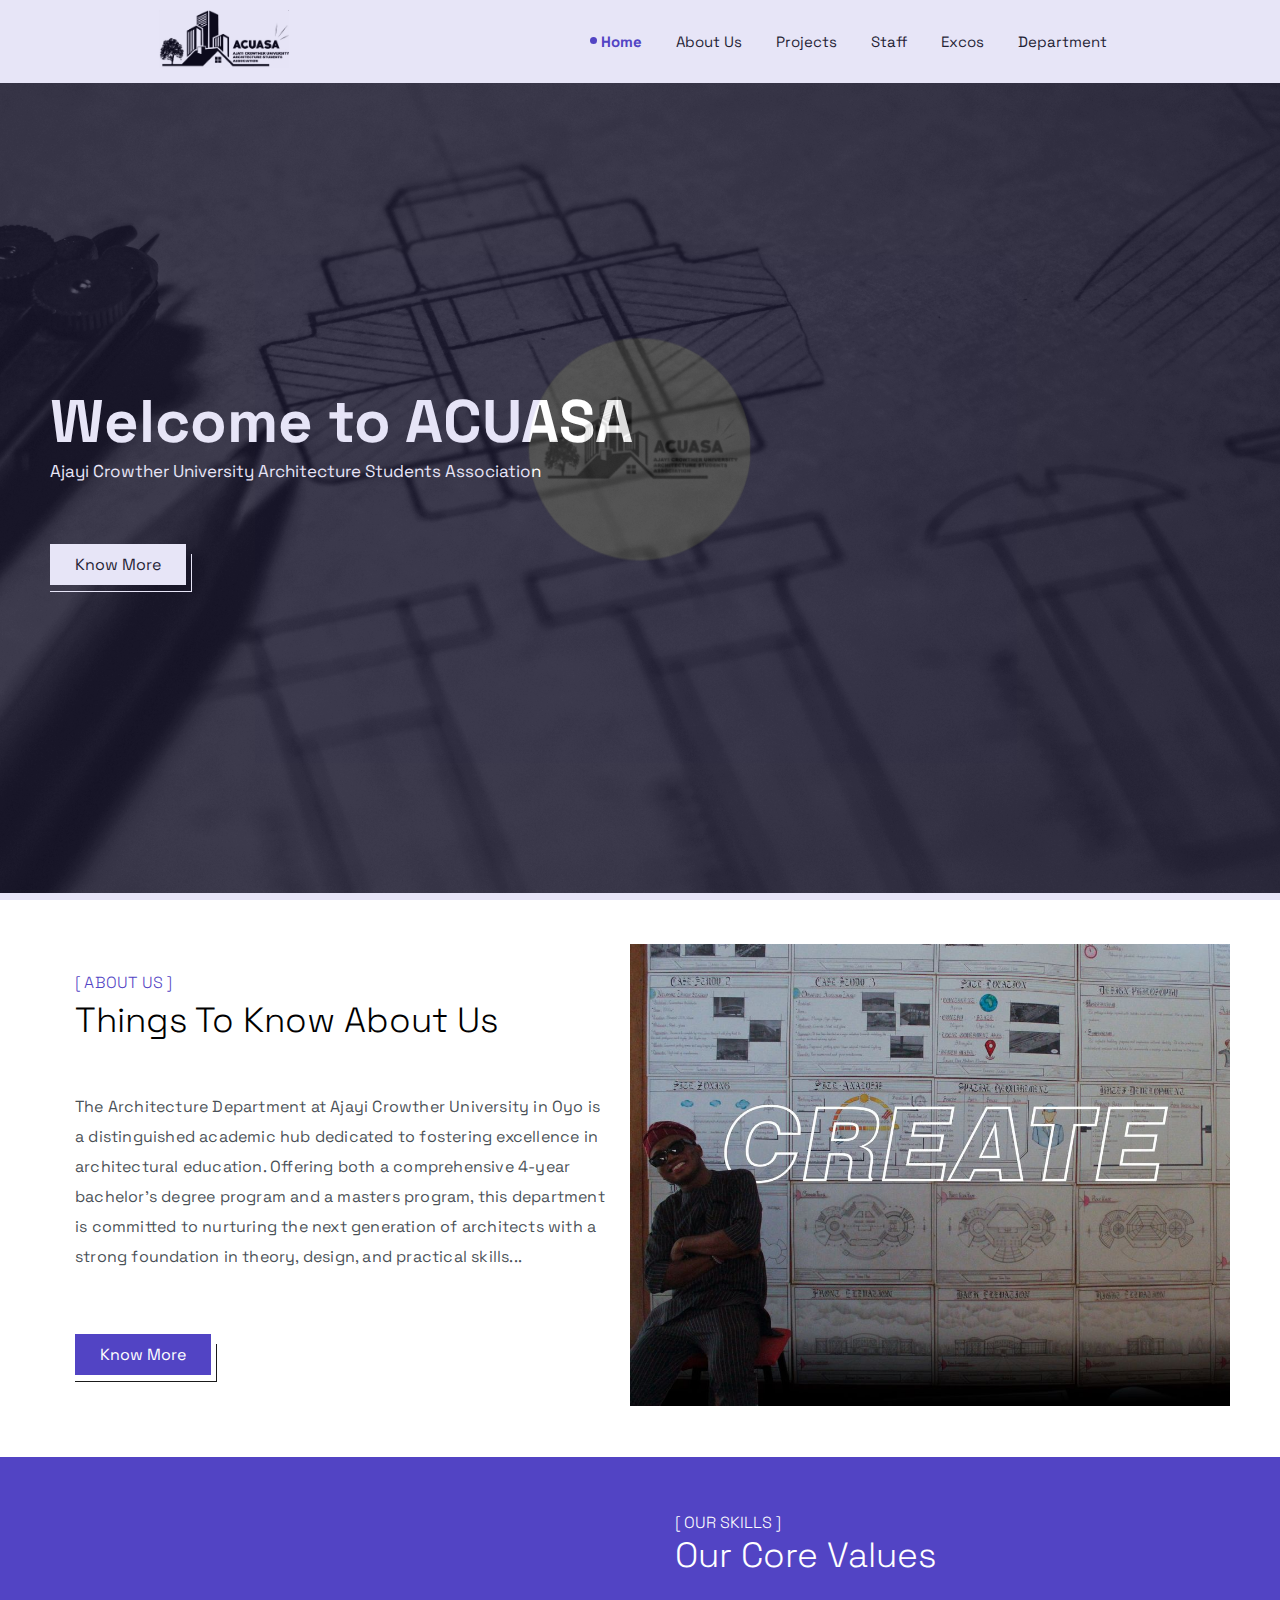
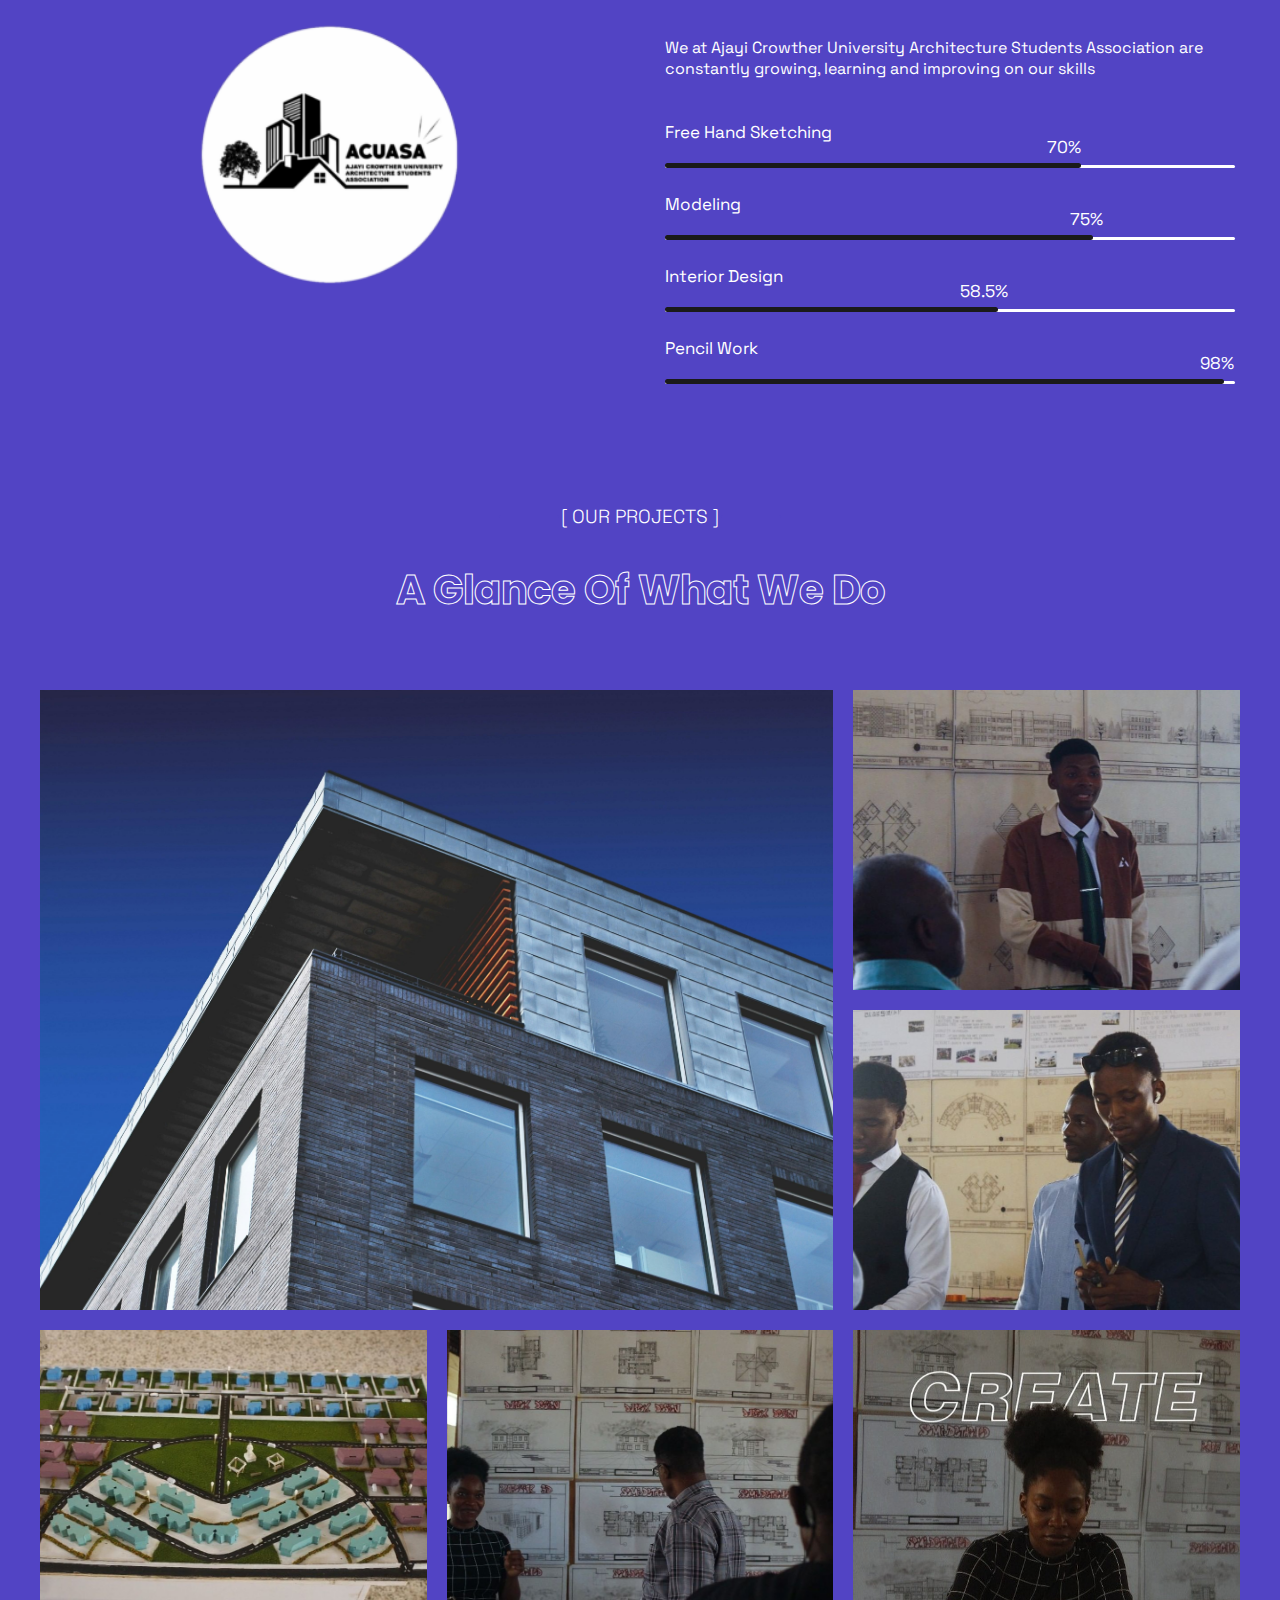
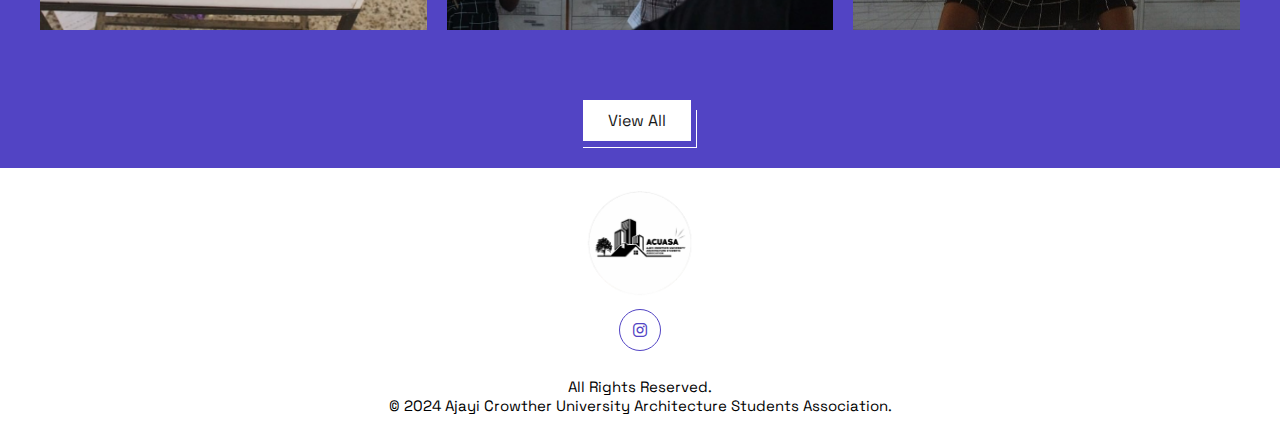
<file: index.html>
<!DOCTYPE html>
<html lang="en">
  <head>
    <meta charset="UTF-8" />
    <meta http-equiv="X-UA-Compatible" content="IE=edge" />
    <meta name="viewport" content="width=device-width, initial-scale=1.0" />
    <link rel="stylesheet" href="css/style.css" />
    <link rel="stylesheet" href="css/responsive.css" />
    <link rel="icon" type="image/png" sizes="72x72" href="img/logo2.png" />

    <!-- IFont-Awesome icon -->
    <link
      rel="stylesheet"
      href="https://cdnjs.cloudflare.com/ajax/libs/font-awesome/6.5.1/css/all.min.css"
    />
    <link
      rel="stylesheet"
      href="https://cdnjs.cloudflare.com/ajax/libs/font-awesome/6.5.1/css/v4-shims.min.css"
    />
    <!-- IFont-Awesome icon -->

    <title>ACUASA &#8211; Home</title>
  </head>
  <body>
    <!-- Loader -->
    <div class="loader">
      <img src="img/logo2.png" alt="" />
    </div>
    <!-- Loader -->

    <nav>
      <div class="img">
        <img src="img/logo.png" alt="" />
      </div>
      <i id="bars" class="fa fa-bars" onclick="opennav()"></i>
      <div class="nav_slide" id="nav_slide">
        <ul>
          <div class="multiply">
            <i id="multiply" class="fa fa-multiply" onclick="closenav()"></i>
          </div>

          <li><span></span> <a id="active" href="index.html">Home</a></li>
          <li><a href="about.html">About Us</a></li>
          <li><a href="projects.html">Projects</a></li>
          <li><a href="faculty.html">Staff</a></li>
          <li><a href="excos.html">Excos</a></li>
          <li><a href="department.html">Department</a></li>
        </ul>
      </div>
    </nav>

    <!-- Banner -->
    <div class="banner">
      <!-- text -->
      <div class="banner_text">
        <b>Welcome to ACUASA</b>
        <br />

        <p>Ajayi Crowther University Architecture Students Association</p>

        <br /><br />

        <!-- holder -->
        <div class="btn_holder">
          <div class="btn">
            <a href="#about_us">Know More</a>
          </div>
        </div>
        <!-- holder -->
      </div>
      <!-- text -->
    </div>
    <!-- Banner -->

    <!-- About -->
    <div class="about_us" id="about_us">
      <div class="about_us_text">
        <div class="about_us_text-title">
          <p id="about_title">[ ABOUT US ]</p>
          <!-- <br> -->
          <b>Things To Know About Us</b>
        </div>

        <div class="about_us_para">
          <p>
            The Architecture Department at Ajayi Crowther University in Oyo is a
            distinguished academic hub dedicated to fostering excellence in
            architectural education. Offering both a comprehensive 4-year
            bachelor's degree program and a masters program, this department is
            committed to nurturing the next generation of architects with a
            strong foundation in theory, design, and practical skills...
          </p>
          <br /><br />
          <!-- holder -->

          <div class="btn_holder">
            <div class="btn" id="blue_holder">
              <a href="about.html" id="blue">Know More</a>
            </div>
          </div>
          <!-- holder -->
        </div>
      </div>

      <!-- Image Section -->
      <div class="image_section">
        <img id="abt_img" src="img/banner.jpg" alt="" />
      </div>
      <!-- Image Section -->
    </div>
    <!-- About -->

    <!-- Skills -->
    <div class="skills">
      <!-- Image Section -->
      <div class="image_section">
        <img id="skill_img" src="img/logo2.png" alt="" />
      </div>
      <!-- Image Section -->

      <!-- Text section -->
      <div class="skills_text">
        <div class="skill_text-title">
          <p id="skill_title">[ OUR SKILLS ]</p>
          <b>Our Core Values</b>
        </div>

        <div class="about_us_para">
          <p>
            We at Ajayi Crowther University Architecture Students Association
            are constantly growing, learning and improving on our skills
          </p>
          <br />
          <br />

          <div class="progress">
            <div class="progress_list">
              <p>Free Hand Sketching</p>
              <div id="skill-bar1" class="skill-bar skill1">
                <span class="skill-count1">70%</span>
              </div>
            </div>

            <div class="progress_list">
              <p>Modeling</p>
              <div id="skill-bar2" class="skill-bar skill2">
                <span class="skill-count2">75%</span>
              </div>
            </div>

            <div class="progress_list">
              <p>Interior Design</p>
              <div id="skill-bar3" class="skill-bar skill3">
                <span class="skill-count3">58.5%</span>
              </div>
            </div>

            <div class="progress_list">
              <p>Pencil Work</p>
              <div id="skill-bar4" class="skill-bar skill4">
                <span class="skill-count4">98%</span>
              </div>
            </div>
          </div>
        </div>
        <!-- Text section -->
      </div>
    </div>
    <!-- Skills -->

    <!-- Projects -->
    <div class="project">
      <div class="project_title_holder">
        <div class="line">
          <span></span>
          <p>[ OUR PROJECTS ]</p>
          <span></span>
        </div>

        <br />
        <b>A Glance Of What We Do</b>
      </div>

      <div class="project_displays">

          <div class="project_holders">
            <div class="imgs">
              <img src="./img/project_img/2.jpg" alt="" />
            </div>
            <div class="imgs">
              <img src="./img/Gallery/5.jpg" alt="" />
            </div>
            <div class="imgs">
              <img src="./img/Gallery/4.jpg" alt="" />
            </div>
            <div class="imgs">
              <img src="./img/Gallery/3.jpg" alt="" />
            </div>
            <div class="imgs">
              <img src="./img/Gallery/2.jpg" alt="" />
            </div>
            <div class="imgs">
              <img src="./img/Gallery/banne2.jpg" alt="" />
            </div>
          </div>


      </div>

      <div class="btn_holder" id="project_btn">
        <div class="btn"><a href="projects.html">View All</a></div>
      </div>
    </div>
    <!-- Projects -->

    <!-- footer -->
    <footer>
      <div class="footer_inner_div">
        <div class="footer_img">
          <img src="img/logo2.png" alt="" />

          <br />
          <div class="icons">
            <a href="https://www.instagram.com/architecture_acu/"
              ><i class="fa fa-instagram"></i
            ></a>
            <!-- <a href=""><i class="fa-brands fa-tiktok"></i></a> -->
          </div>
          <br />

          <p>
            All Rights Reserved. <br />
            © 2024 Ajayi Crowther University Architecture Students Association.
          </p>
        </div>
      </div>
    </footer>
    <!-- footer -->
  </body>

  <script src="js/script.js"></script>
  <script src="js/jquery-3.3.1.min.js"></script>

  <script>
    window.addEventListener("scroll", function () {
      var header = document.querySelector("nav");
      header.classList.toggle("sticky", window.scrollY > 70);
    });
  </script>
</html>
</file>
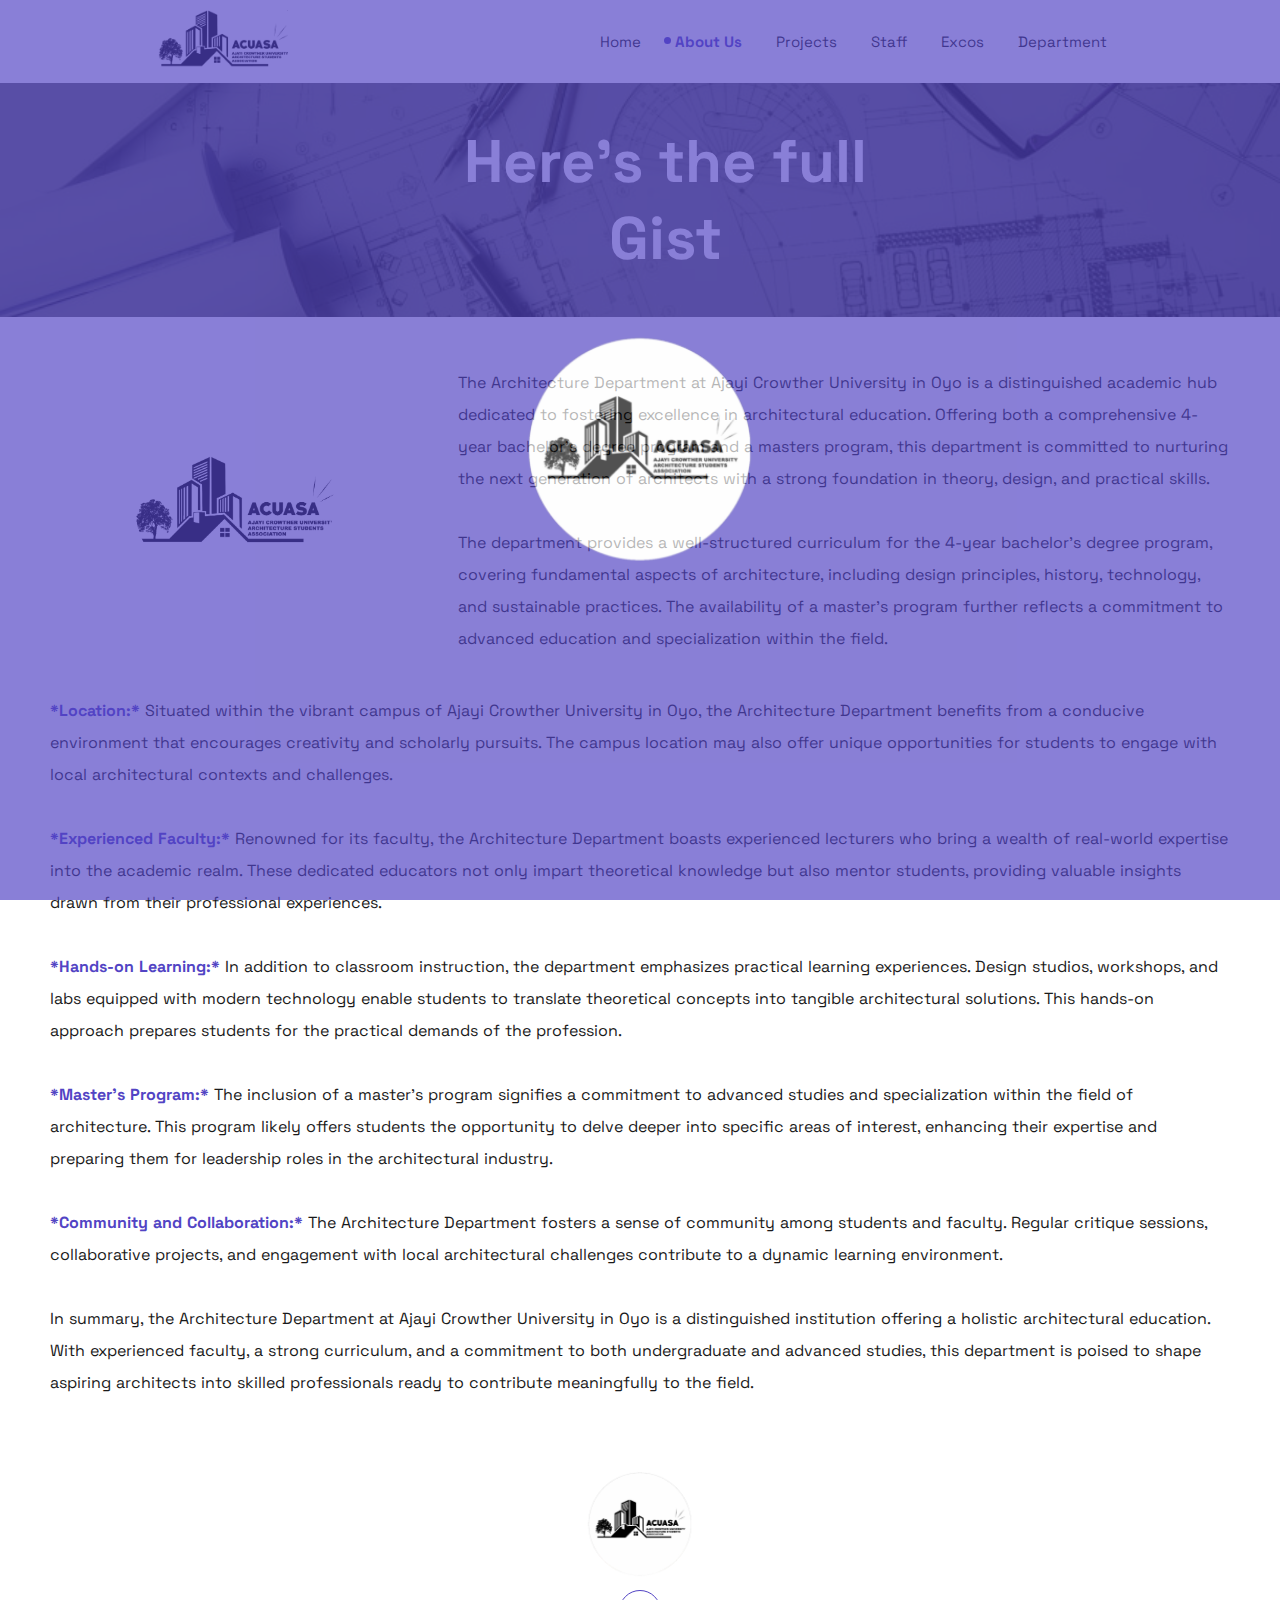
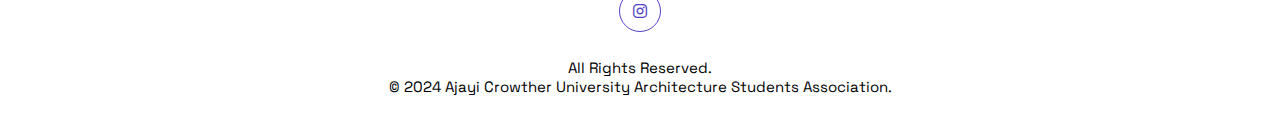
<file: about.html>
<!DOCTYPE html>
<html lang="en">

<head>


    <meta charset="UTF-8">
    <meta http-equiv="X-UA-Compatible" content="IE=edge">
    <meta name="viewport" content="width=device-width, initial-scale=1.0">
    <link rel="stylesheet" href="css/style.css">
    <link rel="stylesheet" href="css/responsive.css">
    <link rel="icon" type="image/png" sizes="72x72" href="img/logo2.png">

    <!-- IFont-Awesome icon -->
    <link rel="stylesheet" href="https://cdnjs.cloudflare.com/ajax/libs/font-awesome/6.5.1/css/all.min.css" />
    <link rel="stylesheet" href="https://cdnjs.cloudflare.com/ajax/libs/font-awesome/6.5.1/css/v4-shims.min.css" />
    <!-- IFont-Awesome icon -->

    <title>About Us</title>
</head>

<body>



    <!-- Loader -->
    <div class="loader">
        <img src="img/logo2.png" alt="" />
    </div>
    <!-- Loader -->

    <nav>
        <div class="img">
            <img src="img/logo.png" alt="" />
        </div>
        <i id="bars" class="fa fa-bars" onclick="opennav()"></i>
        <div class="nav_slide" id="nav_slide">
            <ul>
                <div class="multiply">
                    <i id="multiply" class="fa fa-multiply" onclick="closenav()"></i>
                </div>

                <li><a href="index.html">Home</a></li>
                <li><span></span><a id="active" href="about.html">About Us</a></li>
                <li><a href="projects.html">Projects</a></li>
                <li><a href="faculty.html">Staff</a></li>
                <li><a href="excos.html">Excos</a></li>
                <li><a href="department.html">Department</a></li>
            </ul>
        </div>
    </nav>


    <!-- banner -->




    <!-- Projects -->

    <div id="faculty_banner">

        <!-- text -->
        <div class="banner_text">

            <b>Here's the full <br> Gist </b>

        </div>
        <!-- text -->

    </div>
    <!-- Projects -->



    <!-- Project Info -->
    <div class="project_info">
        <div class="sec">

            <!-- Avatar -->
            <div class="inner_image-holder">
                <div class="image_holder">
                    <img src="img/logo.png" id="logo" alt="">
                </div>
                <br>

            </div>
            <!-- Avatar -->

            <!-- Text -->
            <div class="text">
                <p>The Architecture Department at Ajayi Crowther University in Oyo is a distinguished academic hub
                    dedicated to fostering excellence in architectural education. Offering both a comprehensive 4-year
                    bachelor's degree program and a masters program, this department is committed to nurturing the next
                    generation of architects with a strong foundation in theory, design, and practical skills.

                    <br><br>
                    The department provides a well-structured curriculum for the 4-year bachelor's degree program,
                    covering fundamental aspects of architecture, including design principles, history, technology, and
                    sustainable practices. The availability of a master's program further reflects a commitment to
                    advanced education and specialization within the field.

                </p>
            </div>
            <!-- Text -->
        </div>



        <div class="sec">
            <div class="text">
                <p>
                    <span id="active">*Location:*</span>
                    Situated within the vibrant campus of Ajayi Crowther University in Oyo, the Architecture Department
                    benefits from a conducive environment that encourages creativity and scholarly pursuits. The campus
                    location may also offer unique opportunities for students to engage with local architectural
                    contexts and challenges.
                    <br><br>

                    <span id="active">*Experienced Faculty:*</span>
                    Renowned for its faculty, the Architecture Department boasts experienced lecturers who bring a
                    wealth of real-world expertise into the academic realm. These dedicated educators not only impart
                    theoretical knowledge but also mentor students, providing valuable insights drawn from their
                    professional experiences.

                    <br><br>


                    <span id="active">*Hands-on Learning:*</span>
                    In addition to classroom instruction, the department emphasizes practical learning experiences.
                    Design studios, workshops, and labs equipped with modern technology enable students to translate
                    theoretical concepts into tangible architectural solutions. This hands-on approach prepares students
                    for the practical demands of the profession.
                    <br><br>

                    <span id="active">*Master's Program:*</span>
                    The inclusion of a master's program signifies a commitment to advanced studies and specialization
                    within the field of architecture. This program likely offers students the opportunity to delve
                    deeper into specific areas of interest, enhancing their expertise and preparing them for leadership
                    roles in the architectural industry.
                    <br><br>

                    <span id="active">*Community and Collaboration:*</span>
                    The Architecture Department fosters a sense of community among students and faculty. Regular
                    critique sessions, collaborative projects, and engagement with local architectural challenges
                    contribute to a dynamic learning environment.
                    <br><br>

                    In summary, the Architecture Department at Ajayi Crowther University in Oyo is a distinguished
                    institution offering a holistic architectural education. With experienced faculty, a strong
                    curriculum, and a commitment to both undergraduate and advanced studies, this department is poised
                    to shape aspiring architects into skilled professionals ready to contribute
                    meaningfully to the field.
                </p>
            </div>
        </div>



    </div>
    <!-- Project Info -->


    <!-- footer -->
    <footer id="white">
        <div class="footer_inner_div">
            <div class="footer_img">
                <img src="../img/logo2.png" alt="">


                <br>
                <div class="icons">
                    <a href="https://www.instagram.com/architecture_acu/"><i class="fa fa-instagram"></i></a>
                </div>
                <br>


                <p>All Rights Reserved. <br> © 2024 Ajayi Crowther University Architecture Students Association.</p>

            </div>
        </div>
    </footer>
    <!-- footer -->

</body>


<script src="js/script.js"></script>
<script src="js/jquery-3.3.1.min.js"></script>

<script>
    window.addEventListener("scroll", function () {
        var header = document.querySelector("nav");
        header.classList.toggle("sticky", window.scrollY > 70);
    })

</script>

</html>
</file>
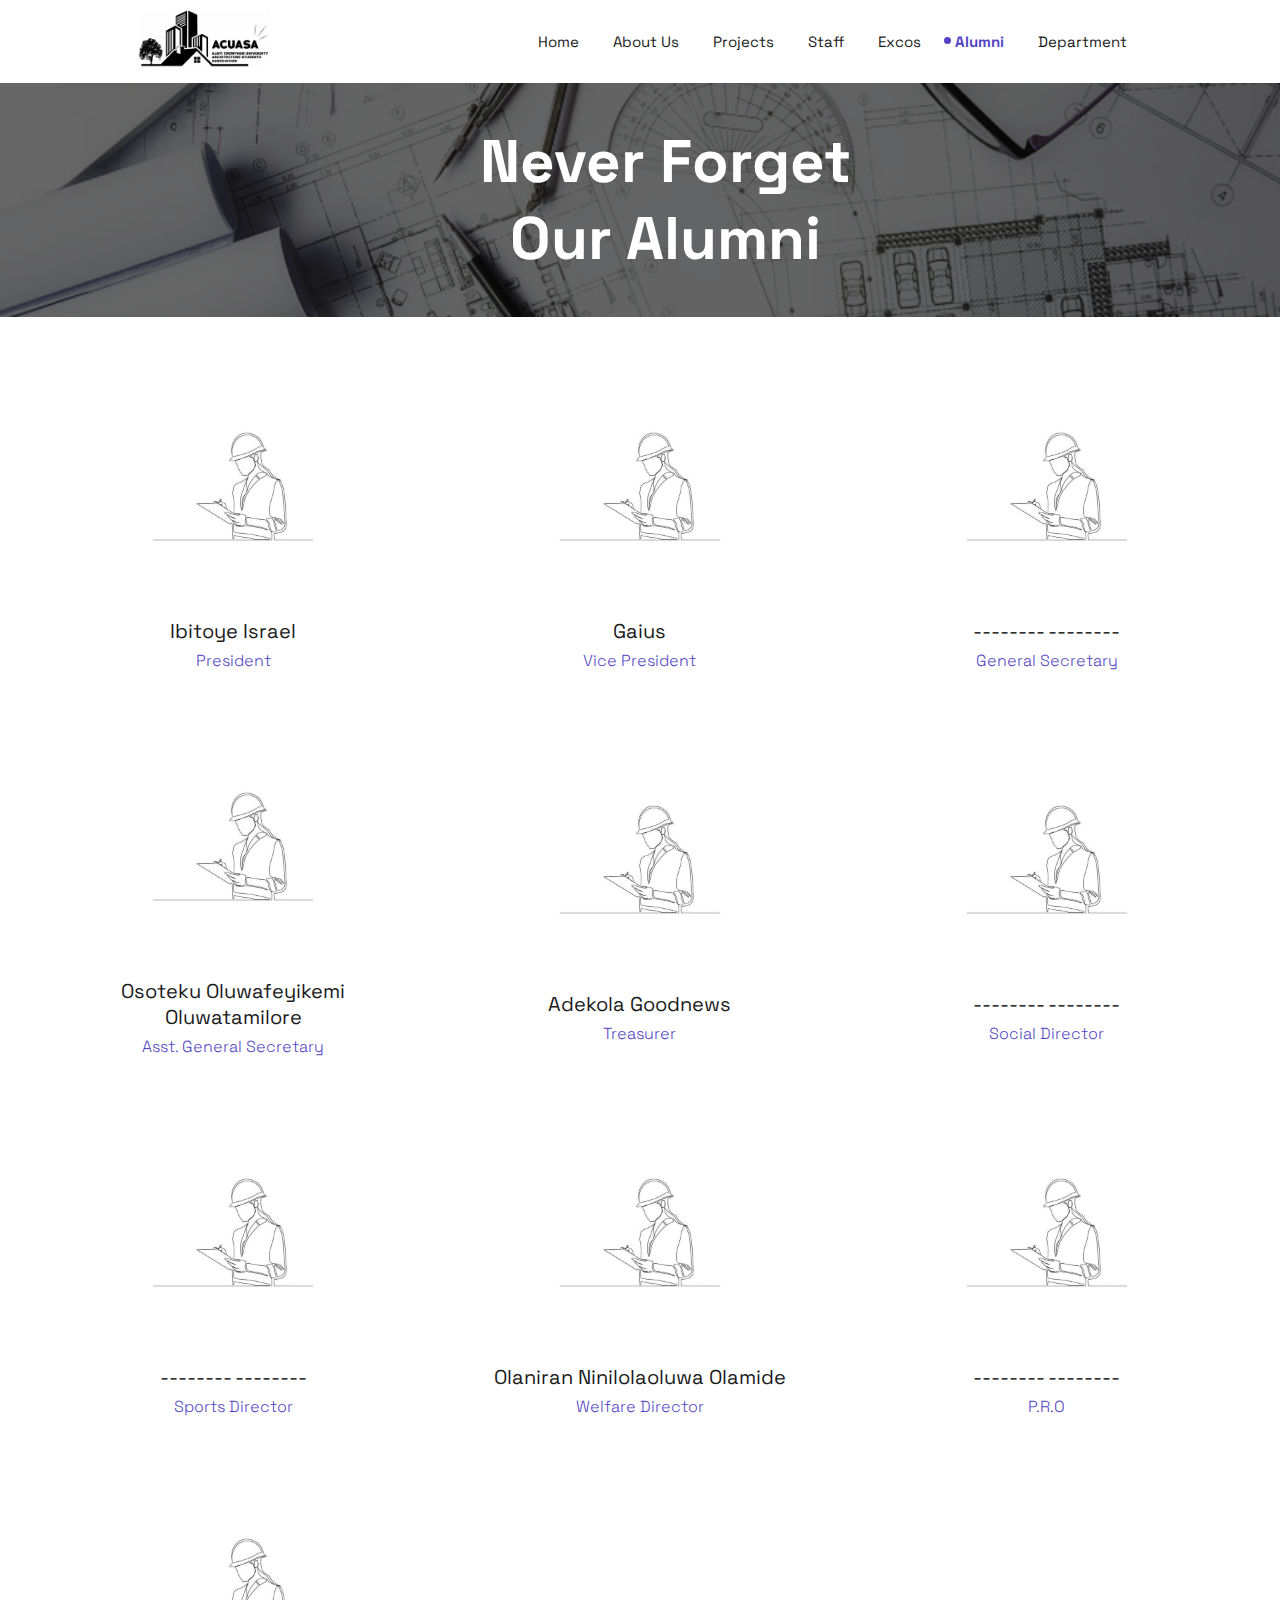
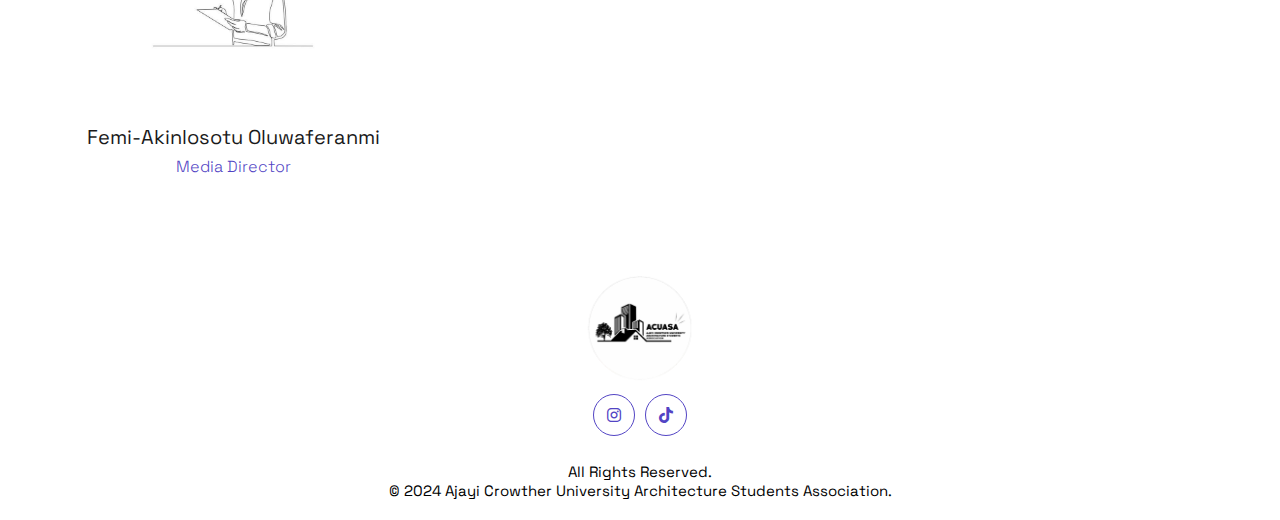
<file: alumni.html>
<!DOCTYPE html>
<html lang="en">
<head>
    <meta charset="UTF-8">
    <meta http-equiv="X-UA-Compatible" content="IE=edge">
    <meta name="viewport" content="width=device-width, initial-scale=1.0">
    <link rel="stylesheet" href="css/style.css">
    <link rel="stylesheet" href="css/responsive.css">
    <link rel="icon" type="image/png" sizes="72x72"  href="img/logo2.png">

       <!-- IFont-Awesome icon -->
       <link rel="stylesheet" href="https://cdnjs.cloudflare.com/ajax/libs/font-awesome/6.5.1/css/all.min.css" />
       <link rel="stylesheet" href="https://cdnjs.cloudflare.com/ajax/libs/font-awesome/6.5.1/css/v4-shims.min.css" 
        />
       <!-- IFont-Awesome icon -->
       
    <title>ACUASA &#8211; Alumni</title>
</head>
<body>


    <!-- <div class="main">
        <img src="img/logo2.png" alt="">
    </div> -->

    <nav>
        <div class="img">
            <img src="img/logo.png" alt="">
        </div>
        <i id="bars" class="fa fa-bars" onclick="opennav()"></i>

        <div class="nav_slide" id="nav_slide">
        <ul>

            <div class="multiply">
                <i id="multiply" class="fa fa-multiply" onclick="closenav()"></i>
            </div>
            
            <li><a href="index.html">Home</a></li>
            <li><a href="about.html">About Us</a></li>
            <li><a href="projects.html">Projects</a></li>
            <li><a href="faculty.html">Staff</a></li>
            <li><a href="excos.html">Excos</a></li>
            <li>  <span></span>  <a id="active" href="alumni.html">Alumni</a></li>
            <li><a href="department.html">Department</a></li>

        </ul>
        </div>
    </nav>
<!-- banner -->


    <div id="faculty_banner">
            <div id="banner_cover">

                <!-- text -->
            <div class="banner_text">
                
                <b id="">Never Forget <br> Our Alumni</b>

            </div>
                <!-- text -->

            </div>
        </div>

<!-- banner -->
        


        <!-- Staffs -->
        <div class="staff">

            <!-- lect -->
            <div class="lecturers">

                <div class="lecturer_title">

                    <!-- <div class="line">
                        <span></span><p>[ Department Staffs ]</p><span></span>
                    </div> -->

                </div>

            <div class="lecturer_images">

                    <!-- Section -------- -->
                    <div class="lecturer_image_holder">

                        <!-- President -->
                        <div class="inner_image-holder">
                            <div class="image_holder">
                                <img src="img/abt_img.jpeg" alt="">
                            </div>
                            <br>
                            <div class="inner_text_holder">
                                <b>Ibitoye Israel</b>                    
                                <p>President</p>            
                            </div>
                        </div>
                        <!-- President -->


                        <!-- Individual Personnel -->
                        <div class="inner_image-holder">
                            <div class="image_holder">
                                <img src="img/abt_img.jpeg" alt="">
                            </div>
                            <br>
                            <div class="inner_text_holder">
                                <b>Gaius</b>                    
                                <p>Vice President</p>            
                            </div>
                        </div>
                        <!-- Individual Personnel -->


                        <!-- Individual Personnel -->
                        <div class="inner_image-holder">
                            <div class="image_holder">
                                <img src="img/abt_img.jpeg" alt="">
                            </div>
                            <br>
                            <div class="inner_text_holder">
                                <b>-------- --------</b>                    
                                <p> General Secretary </p>            
                            </div>
                        </div>
                        <!-- Individual Personnel -->

             

                        <!-- Individual Personnel -->
                        <div class="inner_image-holder">
                            <div class="image_holder">
                                <img src="img/abt_img.jpeg" alt="">
                            </div>
                            <br>
                            <div class="inner_text_holder">
                                <b>Osoteku Oluwafeyikemi Oluwatamilore</b>                    
                                <p>Asst. General Secretary</p>            
                            </div>
                        </div>
                        <!-- Individual Personnel -->


                        <!-- Individual Personnel -->
                        <div class="inner_image-holder">
                            <div class="image_holder">
                                <img src="img/abt_img.jpeg" alt="">
                            </div>
                            <br>
                            <div class="inner_text_holder">
                                <b>Adekola Goodnews</b>                    
                                <p>Treasurer</p>            
                            </div>
                        </div>
                        <!-- Individual Personnel -->


                        <!-- Individual Personnel -->
                        <div class="inner_image-holder">
                            <div class="image_holder">
                                <img src="img/abt_img.jpeg" alt="">
                            </div>
                            <br>
                            <div class="inner_text_holder">
                                <b>-------- --------</b>                    
                                <p>Social Director</p>            
                            </div>
                        </div>
                        <!-- Individual Personnel -->

                        
                    

                        <!-- Individual Personnel -->
                        <div class="inner_image-holder">
                            <div class="image_holder">
                                <img src="img/abt_img.jpeg" alt="">
                            </div>
                            <br>
                            <div class="inner_text_holder">
                                <b>-------- --------</b>                    
                                <p>Sports Director</p>            
                            </div>
                        </div>
                        <!-- Individual Personnel -->


                        <!-- Individual Personnel -->
                        <div class="inner_image-holder">
                            <div class="image_holder">
                                <img src="img/abt_img.jpeg" alt="">
                            </div>
                            <br>
                            <div class="inner_text_holder">
                                <b>Olaniran Ninilolaoluwa Olamide</b>                    
                                <p>Welfare Director</p>            
                            </div>
                        </div>
                        <!-- Individual Personnel -->


                        <!-- Individual Personnel -->
                        <div class="inner_image-holder">
                            <div class="image_holder">
                                <img src="img/abt_img.jpeg" alt="">
                            </div>
                            <br>
                            <div class="inner_text_holder">
                                <b>-------- --------</b>                    
                                <p>P.R.O</p>            
                            </div>
                        </div>
                        <!-- Individual Personnel -->


                        <!-- Individual Personnel -->
                        <div class="inner_image-holder">
                            <div class="image_holder">
                                <img src="img/abt_img.jpeg" alt="">
                            </div>
                            <br>
                            <div class="inner_text_holder">
                                <b>Femi-Akinlosotu Oluwaferanmi</b>                    
                                <p>Media Director</p>            
                            </div>
                        </div>
                        <!-- Individual Personnel -->                        

                        
                    </div>
                    <!-- Section -------- -->



                </div>                

            </div>
            <!-- lect -->


        </div>
        <!-- Staffs -->

<!-- footer -->
<footer id="white">
    <div class="footer_inner_div">
      <div class="footer_img">
        <img src="img/logo2.png" alt="" />

        <br />
        <div class="icons">
          <a href="https://www.instagram.com/architecture_acu/"
            ><i class="fa fa-instagram"></i
          ></a>
          <a href=""><i class="fa-brands fa-tiktok"></i></a>
        </div>
        <br />

        <p>
          All Rights Reserved. <br />
          © 2024 Ajayi Crowther University Architecture Students Association.
        </p>
      </div>
    </div>
  </footer>
  <!-- footer -->
</body>

<script src="js/script.js"></script>
<script src="js/jquery-3.3.1.min.js"></script>

<script>
  window.addEventListener("scroll", function () {
    var header = document.querySelector("nav");
    header.classList.toggle("sticky", window.scrollY > 70);
  });
</script>
</html>
</file>
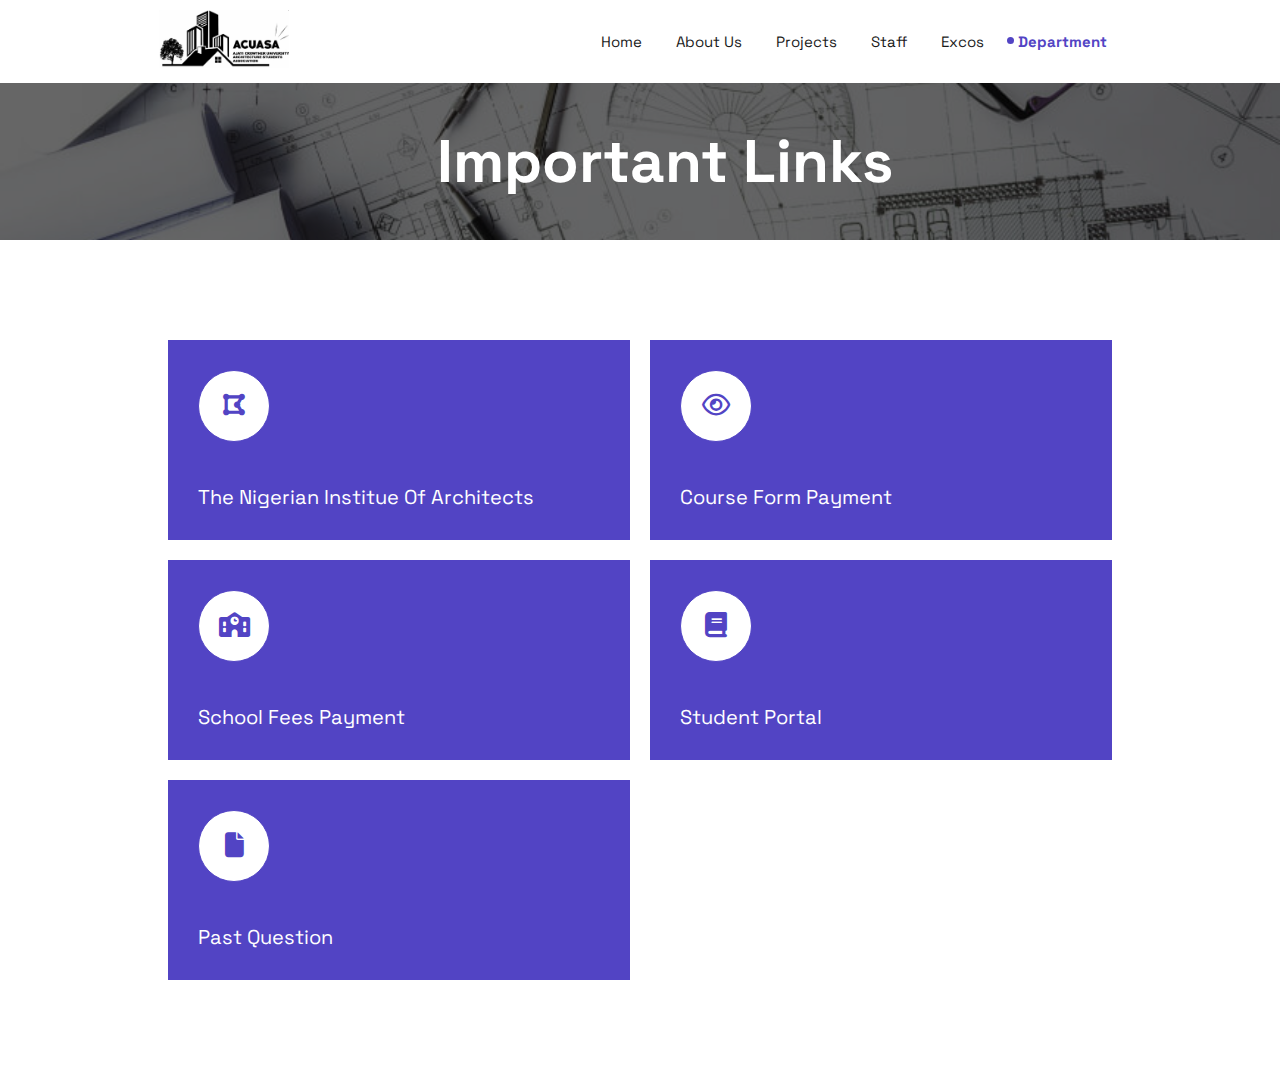
<file: department.html>
<!DOCTYPE html>
<html lang="en">
  <head>
    <meta charset="UTF-8" />
    <meta http-equiv="X-UA-Compatible" content="IE=edge" />
    <meta name="viewport" content="width=device-width, initial-scale=1.0" />
    <link rel="stylesheet" href="css/style.css" />
    <link rel="stylesheet" href="css/responsive.css" />
    <link rel="icon" type="image/png" sizes="72x72" href="img/logo2.png" />

    <!-- IFont-Awesome icon -->
    <link
      rel="stylesheet"
      href="https://cdnjs.cloudflare.com/ajax/libs/font-awesome/6.5.1/css/all.min.css"
    />
    <link
      rel="stylesheet"
      href="https://cdnjs.cloudflare.com/ajax/libs/font-awesome/6.5.1/css/v4-shims.min.css"
    />

    <!-- IFont-Awesome icon -->

    <title>Department</title>
  </head>
  <body>
    <!-- <div class="main">
        <img src="img/logo2.png" alt="">
    </div> -->

    <nav>
      <div class="img">
        <img src="img/logo.png" alt="" />
      </div>
      <i id="bars" class="fa fa-bars" onclick="opennav()"></i>

      <div class="nav_slide" id="nav_slide">
        <ul>
          <div class="multiply">
            <i id="multiply" class="fa fa-multiply" onclick="closenav()"></i>
          </div>

          <li><a href="index.html">Home</a></li>
          <li><a href="about.html">About Us</a></li>
          <li><a href="projects.html">Projects</a></li>
          <li><a href="faculty.html">Staff</a></li>
          <li><a href="excos.html">Excos</a></li>
          <li>
            <span></span> <a id="active" href="department.html">Department</a>
          </li>
        </ul>
      </div>
    </nav> 

    <!-- banner -->

    <div id="faculty_banner">
      <!-- text -->
      <div class="banner_text">
        <b id="">Important Links </b>
      </div>
      <!-- text -->
    </div>

    <!-- banner -->

    <!-- Cards -->

    <div class="department_cards">
      <div class="card_holder">
        <a href="https://www.nia.ng/" target="_blank" class="cards">
          <i class="fa fa-draw-polygon"></i>
          <br /><br />
          <p>The Nigerian Institue Of Architects</p>
        </a>

        <a href="https://pay.acuoyo.net/" target="_blank" class="cards">
          <i class="fa-regular fa-eye"></i>
          <br /><br />
          <p>Course Form Payment</p>
        </a>

        <a href="http://acuypp.net/" target="_blank" class="cards">
          <i class="fa-solid fa-school"></i>
          <br /><br />
          <p>School Fees Payment</p>
        </a>

        <a href="https://acuoyo.net/acuonline/index.php" target="_blank" class="cards">
          <i class="fa fa-book"></i>
          <br /><br />
          <p>Student Portal</p>
        </a>

        <a href="https://drive.google.com/drive/folders/17ARAOOwdCo6y8tZUf5K7ZmGtJXCW8hkg" target="_blank" class="cards">
          <i class="fa fa-file"></i>
          <br /><br />
          <p>Past Question</p>
        </a>
      </div>
    </div>

    <!-- Cards -->
  </body>
  <script src="js/script.js"></script>
  <script src="js/jquery-3.3.1.min.js"></script>

  <script>
    window.addEventListener("scroll", function () {
      var header = document.querySelector("nav");
      header.classList.toggle("sticky", window.scrollY > 70);
    });
  </script>
</html>
</file>
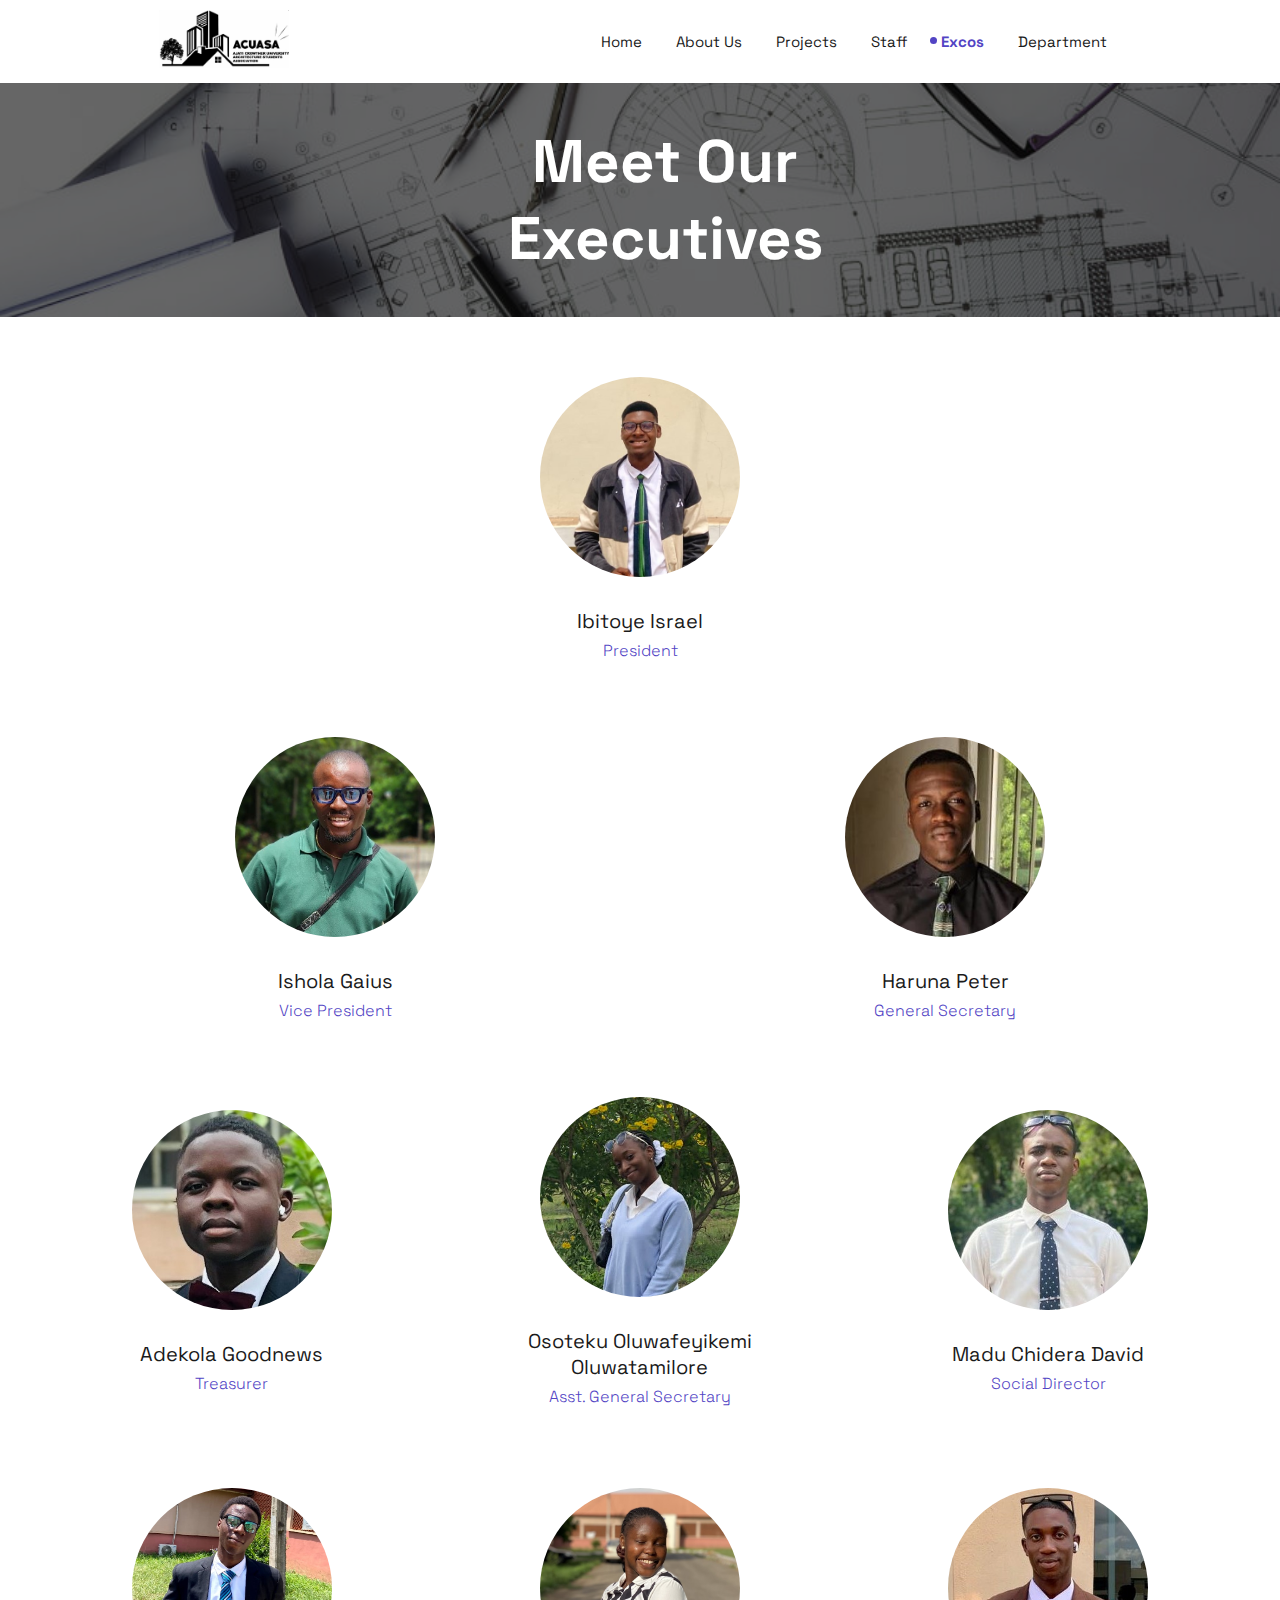
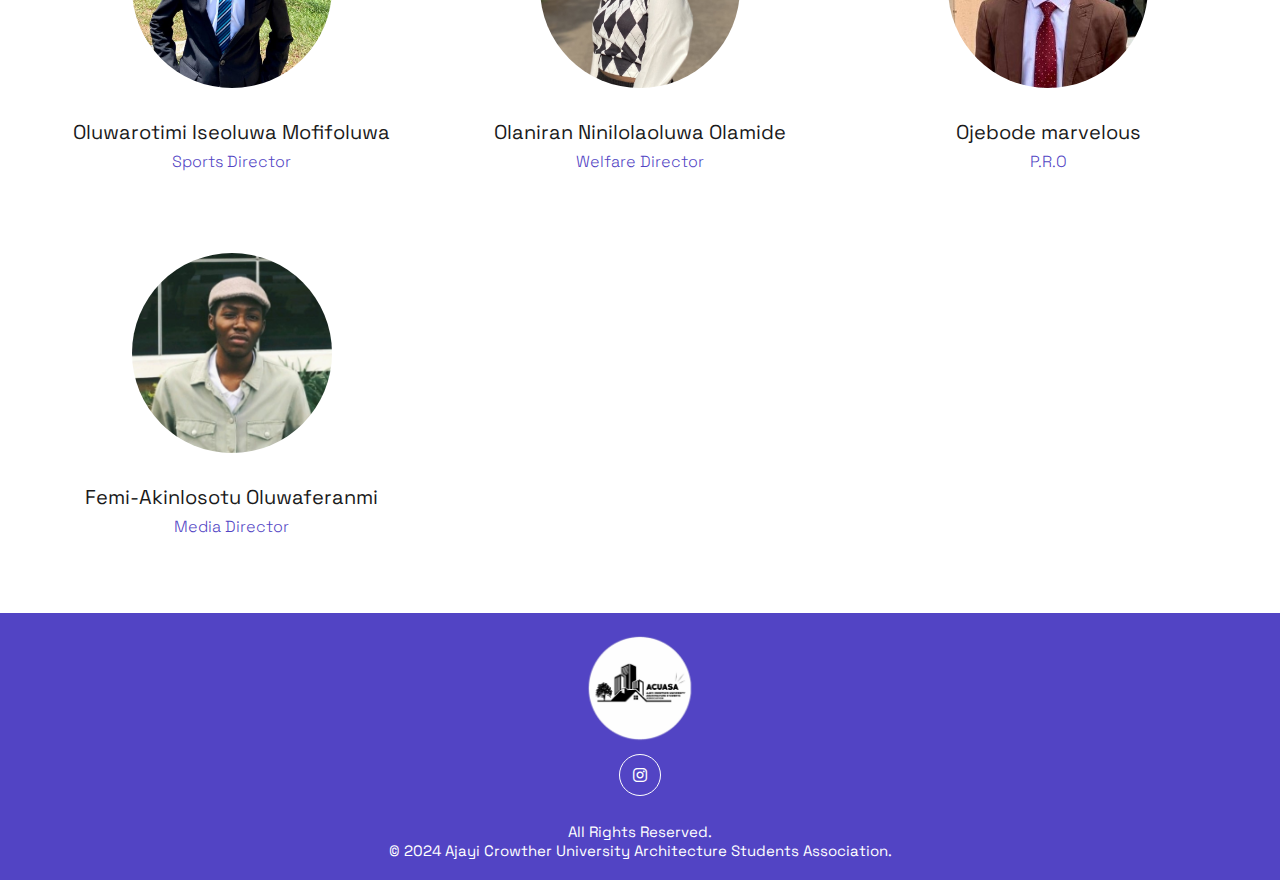
<file: excos.html>
<!DOCTYPE html>
<html lang="en">
  <head>
    <meta charset="UTF-8" />
    <meta http-equiv="X-UA-Compatible" content="IE=edge" />
    <meta name="viewport" content="width=device-width, initial-scale=1.0" />
    <link rel="stylesheet" href="css/style.css" />
    <link rel="stylesheet" href="css/responsive.css" />
    <link rel="icon" type="image/png" sizes="72x72" href="img/logo2.png" />

    <!-- IFont-Awesome icon -->
    <link
      rel="stylesheet"
      href="https://cdnjs.cloudflare.com/ajax/libs/font-awesome/6.5.1/css/all.min.css"
    />
    <link
      rel="stylesheet"
      href="https://cdnjs.cloudflare.com/ajax/libs/font-awesome/6.5.1/css/v4-shims.min.css"
    />
    <!-- IFont-Awesome icon -->

    <title>Excos</title>
  </head>
  <body>
    <!-- <div class="main">
        <img src="img/logo2.png" alt="">
    </div> -->

    <nav>
      <div class="img">
        <img src="img/logo.png" alt="" />
      </div>
      <i id="bars" class="fa fa-bars" onclick="opennav()"></i>

      <div class="nav_slide" id="nav_slide">
        <ul>
          <div class="multiply">
            <i id="multiply" class="fa fa-multiply" onclick="closenav()"></i>
          </div>

          <li><a href="index.html">Home</a></li>
          <li><a href="about.html">About Us</a></li>
          <li><a href="projects.html">Projects</a></li>
          <li><a href="faculty.html">Staff</a></li>
          <li><span></span> <a id="active" href="excos.html">Excos</a></li>
          <li><a href="department.html">Department</a></li>
        </ul>
      </div>
    </nav>
    <!-- banner -->

    <div id="faculty_banner">
      <!-- text -->
      <div class="banner_text">
        <b id=""
          >Meet Our <br />
          Executives
        </b>
      </div>
      <!-- text -->
    </div>

    <!-- banner -->

    <!-- Staffs -->
    <div class="staff">
      <!-- lect -->
      <div class="lecturers">
        <!-- President Only -->
        <div class="first_section">
          <div class="inner_image-holder">
            <div class="image_holder">
              <img src="img/excos/presido.jpg" alt="" />
            </div>
            <br />
            <div class="inner_text_holder">
              <b>Ibitoye Israel</b>
              <p>President</p>
            </div>
          </div>
        </div>

        <!-- President Only -->

        <!-- Vice President And Gen Sec -->
        <div class="multiple_section">
          <!-- vice President -->
          <div class="inner_image-holder">
            <div class="image_holder">
              <img src="img/excos/Gaius.jpg" alt="" />
            </div>
            <br />
            <div class="inner_text_holder">
              <b>Ishola Gaius</b>
              <p>Vice President</p>
            </div>
          </div>
          <!-- vice President -->

          <!-- Gen Sec -->

          <div class="inner_image-holder">
            <div class="image_holder">
              <img src="img/excos/Gen_Sec.jpg" alt="" />
            </div>
            <br />
            <div class="inner_text_holder">
              <b>Haruna Peter</b>
              <p>General Secretary</p>
            </div>
          </div>

          <!-- Gen Sec -->
        </div>
        <!-- Vice President And Gen Sec -->




        <div class="last_section">

          
       
          <div class="inner_image-holder">
            <div class="image_holder">
              <img src="img/excos/treasurer.jpg" alt="" />
            </div>
            <br />
            <div class="inner_text_holder">
              <b>Adekola Goodnews</b>
              <p>Treasurer</p>
            </div>
          </div>


          <!-- Individual Personnel -->
          <div class="inner_image-holder">
            <div class="image_holder">
              <img src="img/excos/asst.gen.sec.jpg" alt="" />
            </div>
            <br />
            <div class="inner_text_holder">
              <b>Osoteku Oluwafeyikemi Oluwatamilore</b>
              <p>Asst. General Secretary</p>
            </div>
          </div>
          <!-- Individual Personnel -->


          <!-- Individual Personnel -->
          <div class="inner_image-holder">
            <div class="image_holder">
              <img src="img/excos/Social.jpg" alt="" />
            </div>
            <br />
            <div class="inner_text_holder">
              <b>Madu Chidera David</b>
              <p>Social Director</p>
            </div>
          </div>
          <!-- Individual Personnel -->

          <!-- Individual Personnel -->
          <div class="inner_image-holder">
            <div class="image_holder">
              <img src="img/excos/ise.jpg" alt="" />
            </div>
            <br />
            <div class="inner_text_holder">
              <b>Oluwarotimi Iseoluwa Mofifoluwa</b>
              <p>Sports Director</p>
            </div>
          </div>
          <!-- Individual Personnel -->

          <!-- Individual Personnel -->
          <div class="inner_image-holder">
            <div class="image_holder">
              <img src="img/excos/welfare.jpg" alt="" />
            </div>
            <br />
            <div class="inner_text_holder">
              <b>Olaniran Ninilolaoluwa Olamide</b>
              <p>Welfare Director</p>
            </div>
          </div>
          <!-- Individual Personnel -->

          <!-- Individual Personnel -->
          <div class="inner_image-holder">
            <div class="image_holder">
              <img src="img/excos/PRO.jpg" alt="" />
            </div>
            <br />
            <div class="inner_text_holder">
              <b>Ojebode marvelous</b>
              <p>P.R.O</p>
            </div>
          </div>
          <!-- Individual Personnel -->

          <!-- Individual Personnel -->
          <div class="inner_image-holder">
            <div class="image_holder">
              <img src="img/excos/media.jpg" alt="" />
            </div>
            <br />
            <div class="inner_text_holder">
              <b>Femi-Akinlosotu Oluwaferanmi</b>
              <p>Media Director</p>
            </div>
          </div>
          <!-- Individual Personnel -->
        </div>
      </div>
      <!-- lect -->
    </div>
    <!-- Staffs -->

    <footer>
      <div class="footer_inner_div" id="blue">
        <div class="footer_img">
          <img src="../img/logo2.png" alt="" />

          <br />
          <div class="icons">
            <a href="https://www.instagram.com/architecture_acu/"
            ><i class="fa fa-instagram"></i
          ></a>
          </div>
          <br />

          <p>
            All Rights Reserved. <br />
            © 2024 Ajayi Crowther University Architecture Students Association.
          </p>
        </div>
      </div>
    </footer>
  </body>
  <script src="js/script.js"></script>
  <script src="js/jquery-3.3.1.min.js"></script>

  <script>
    window.addEventListener("scroll", function () {
      var header = document.querySelector("nav");
      header.classList.toggle("sticky", window.scrollY > 70);
    });
  </script>
</html>
</file>
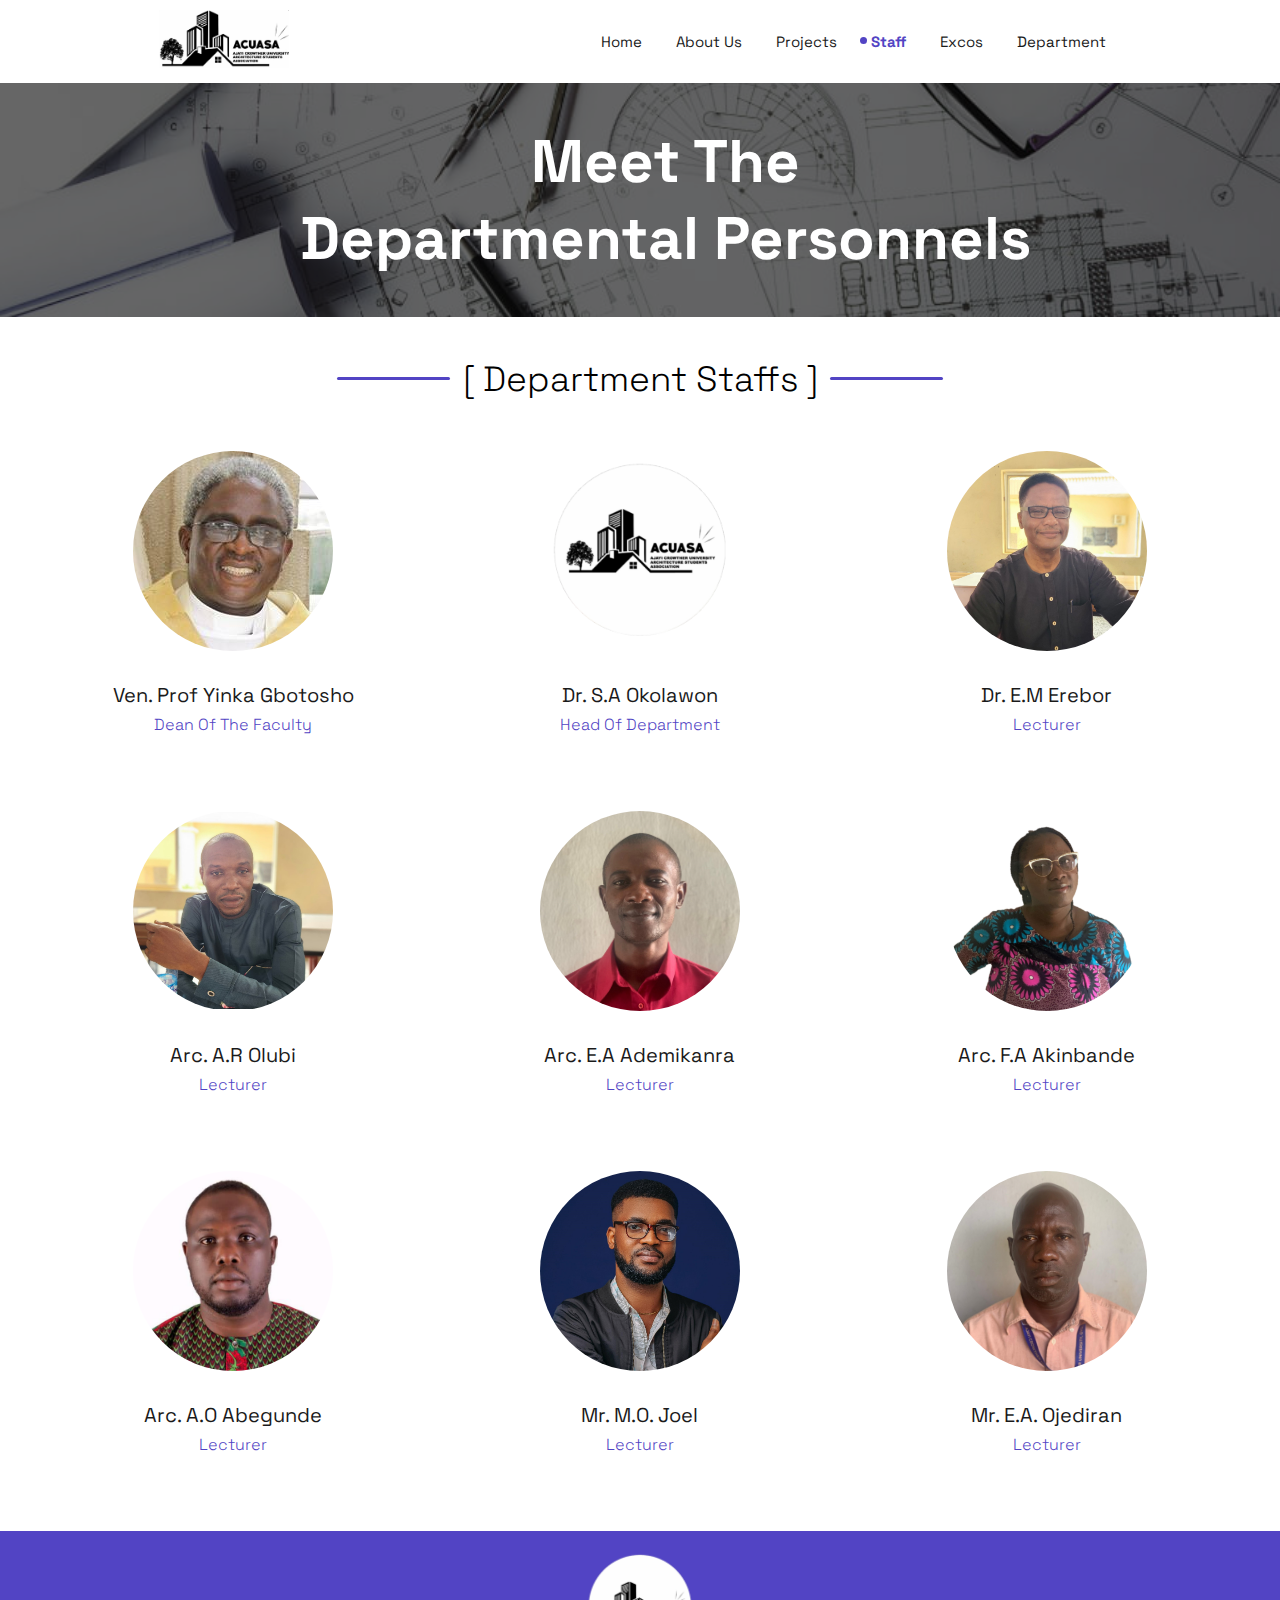
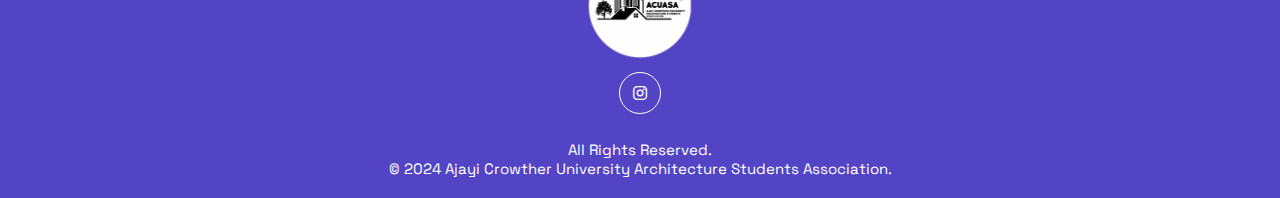
<file: faculty.html>
<!DOCTYPE html>
<html lang="en">
  <head>
    <meta charset="UTF-8" />
    <meta http-equiv="X-UA-Compatible" content="IE=edge" />
    <meta name="viewport" content="width=device-width, initial-scale=1.0" />
    <link rel="stylesheet" href="css/style.css" />
    <link rel="stylesheet" href="css/responsive.css" />
    <link rel="icon" type="image/png" sizes="72x72" href="img/logo2.png" />

    <!-- IFont-Awesome icon -->
    <link
      rel="stylesheet"
      href="https://cdnjs.cloudflare.com/ajax/libs/font-awesome/6.5.1/css/all.min.css"
    />
    <link
      rel="stylesheet"
      href="https://cdnjs.cloudflare.com/ajax/libs/font-awesome/6.5.1/css/v4-shims.min.css"
    />
    <!-- IFont-Awesome icon -->

    <title>Faculty Staff</title>
  </head>
  <body>
    <!-- <div class="main">
        <img src="img/logo2.png" alt="">
    </div> -->

    <nav>
      <div class="img">
        <img src="img/logo.png" alt="" />
      </div>
      <i id="bars" class="fa fa-bars" onclick="opennav()"></i>

      <div class="nav_slide" id="nav_slide">
        <ul>
          <div class="multiply">
            <i id="multiply" class="fa fa-multiply" onclick="closenav()"></i>
          </div>

          <li><a href="index.html">Home</a></li>
          <li><a href="about.html">About Us</a></li>
          <li><a href="projects.html">Projects</a></li>
          <li><span></span> <a id="active" href="faculty.html">Staff</a></li>
          <li><a href="excos.html">Excos</a></li>
          <li><a href="department.html">Department</a></li>
        </ul>
      </div>
    </nav>
    <!-- banner -->

    <div id="faculty_banner">
      <!-- text -->
      <div class="banner_text">
        <b id=""
          >Meet The <br />
          Departmental Personnels</b
        >
      </div>
      <!-- text -->
    </div>

    <!-- banner -->

    <!-- Staffs -->
    <div class="staff">
      <!-- lect -->
      <div class="lecturers">
        <div class="lecturer_title">
          <div class="line">
            <span></span>
            <p>[ Department Staffs ]</p>
            <span></span>
          </div>
        </div>

        <div class="lecturer_images">
          <!-- Section -------- -->
          <div class="lecturer_image_holder">
            <!-- Individual Personnel -->
            <div class="inner_image-holder">
              <div class="image_holder">
                <img src="img/staffs/dean.jpg" alt="" />
              </div>
              <br />
              <div class="inner_text_holder">
                <b>Ven. Prof Yinka Gbotosho</b>
                <p>Dean Of The Faculty</p>
              </div>
            </div>
            <!-- Individual Personnel -->

            <!-- Individual Personnel -->
            <div class="inner_image-holder">
              <div class="image_holder">
                <img src="img/logo2.png" alt="" />
              </div>
              <br />
              <div class="inner_text_holder">
                <b>Dr. S.A Okolawon</b>
                <p>Head Of Department</p>
              </div>
            </div>
            <!-- Individual Personnel -->

          

            <!-- Individual Personnel -->
            <div class="inner_image-holder">
              <div class="image_holder">
                <img src="img/staffs/erebo.jpg"/>
              </div>
              <br />
              <div class="inner_text_holder">
                <b>Dr. E.M Erebor</b>
                <p>Lecturer</p>
              </div>
            </div>
            <!-- Individual Personnel -->

            <!-- Individual Personnel -->
            <div class="inner_image-holder">
              <div class="image_holder">
                <img src="img/staffs/olubi.jpg"/>
              </div>
              <br />
              <div class="inner_text_holder">
                <b>Arc. A.R Olubi</b>
                <p>Lecturer</p>
              </div>
            </div>
            <!-- Individual Personnel -->

            <!-- Individual Personnel -->
            <div class="inner_image-holder">
              <div class="image_holder">
                <img src="img/staffs/ARC. Ademikanra.jpg" alt="" />
              </div>
              <br />
              <div class="inner_text_holder">
                <b>Arc. E.A Ademikanra</b>
                <p>Lecturer</p>
              </div>
            </div>
            <!-- Individual Personnel -->

            <!-- Individual Personnel -->
            <div class="inner_image-holder">
              <div class="image_holder">
                <img src="img/staffs/arc. Akingbede.png" alt="" />
              </div>
              <br />
              <div class="inner_text_holder">
                <b>Arc. F.A Akinbande</b>
                <p>Lecturer</p>
              </div>
            </div>
            <!-- Individual Personnel -->

            <!-- Individual Personnel -->
            <div class="inner_image-holder">
              <div class="image_holder">
                <img src="img/staffs/ARC. ABEGUNDE.jpg" alt="" />
              </div>
              <br />
              <div class="inner_text_holder">
                <b>Arc. A.O Abegunde</b>
                <p>Lecturer</p>
              </div>
            </div>
            <!-- Individual Personnel -->

            <!-- Individual Personnel -->
            <div class="inner_image-holder">
              <div class="image_holder">
                <img src="img/staffs/joel.jpg" alt="" />
              </div>
              <br />
              <div class="inner_text_holder">
                <b>Mr. M.O. Joel</b>
                <p>Lecturer</p>
              </div>
            </div>
            <!-- Individual Personnel -->

            <!-- Individual Personnel -->
            <div class="inner_image-holder">
              <div class="image_holder">
                <img src="img/staffs/Me. Ojediran.jpg" alt="" />
              </div>
              <br />
              <div class="inner_text_holder">
                <b>Mr. E.A. Ojediran</b>
                <p>Lecturer</p>
              </div>
            </div>
            <!-- Individual Personnel -->

        

            <!-- Individual Personnel -->
          </div>
          <!-- Section -------- -->
        </div>
      </div>
      <!-- lect -->
    </div>
    <!-- Staffs -->

    <footer>
      <div class="footer_inner_div" id="blue">
        <div class="footer_img">
          <img src="../img/logo2.png" alt="" />

          <br />
          <div class="icons">
            <a href="https://www.instagram.com/architecture_acu/"
              ><i class="fa fa-instagram"></i
            ></a>
            <!-- <a href=""><i class="fa-brands fa-tiktok"></i></a> -->
          </div>
          <br />

          <p>
            All Rights Reserved. <br />
            © 2024 Ajayi Crowther University Architecture Students Association.
          </p>
        </div>
      </div>
    </footer>
  </body>
  <script src="js/script.js"></script>
  <script src="js/jquery-3.3.1.min.js"></script>

  <script>
    window.addEventListener("scroll", function () {
      var header = document.querySelector("nav");
      header.classList.toggle("sticky", window.scrollY > 70);
    });
  </script>
</html>
</file>
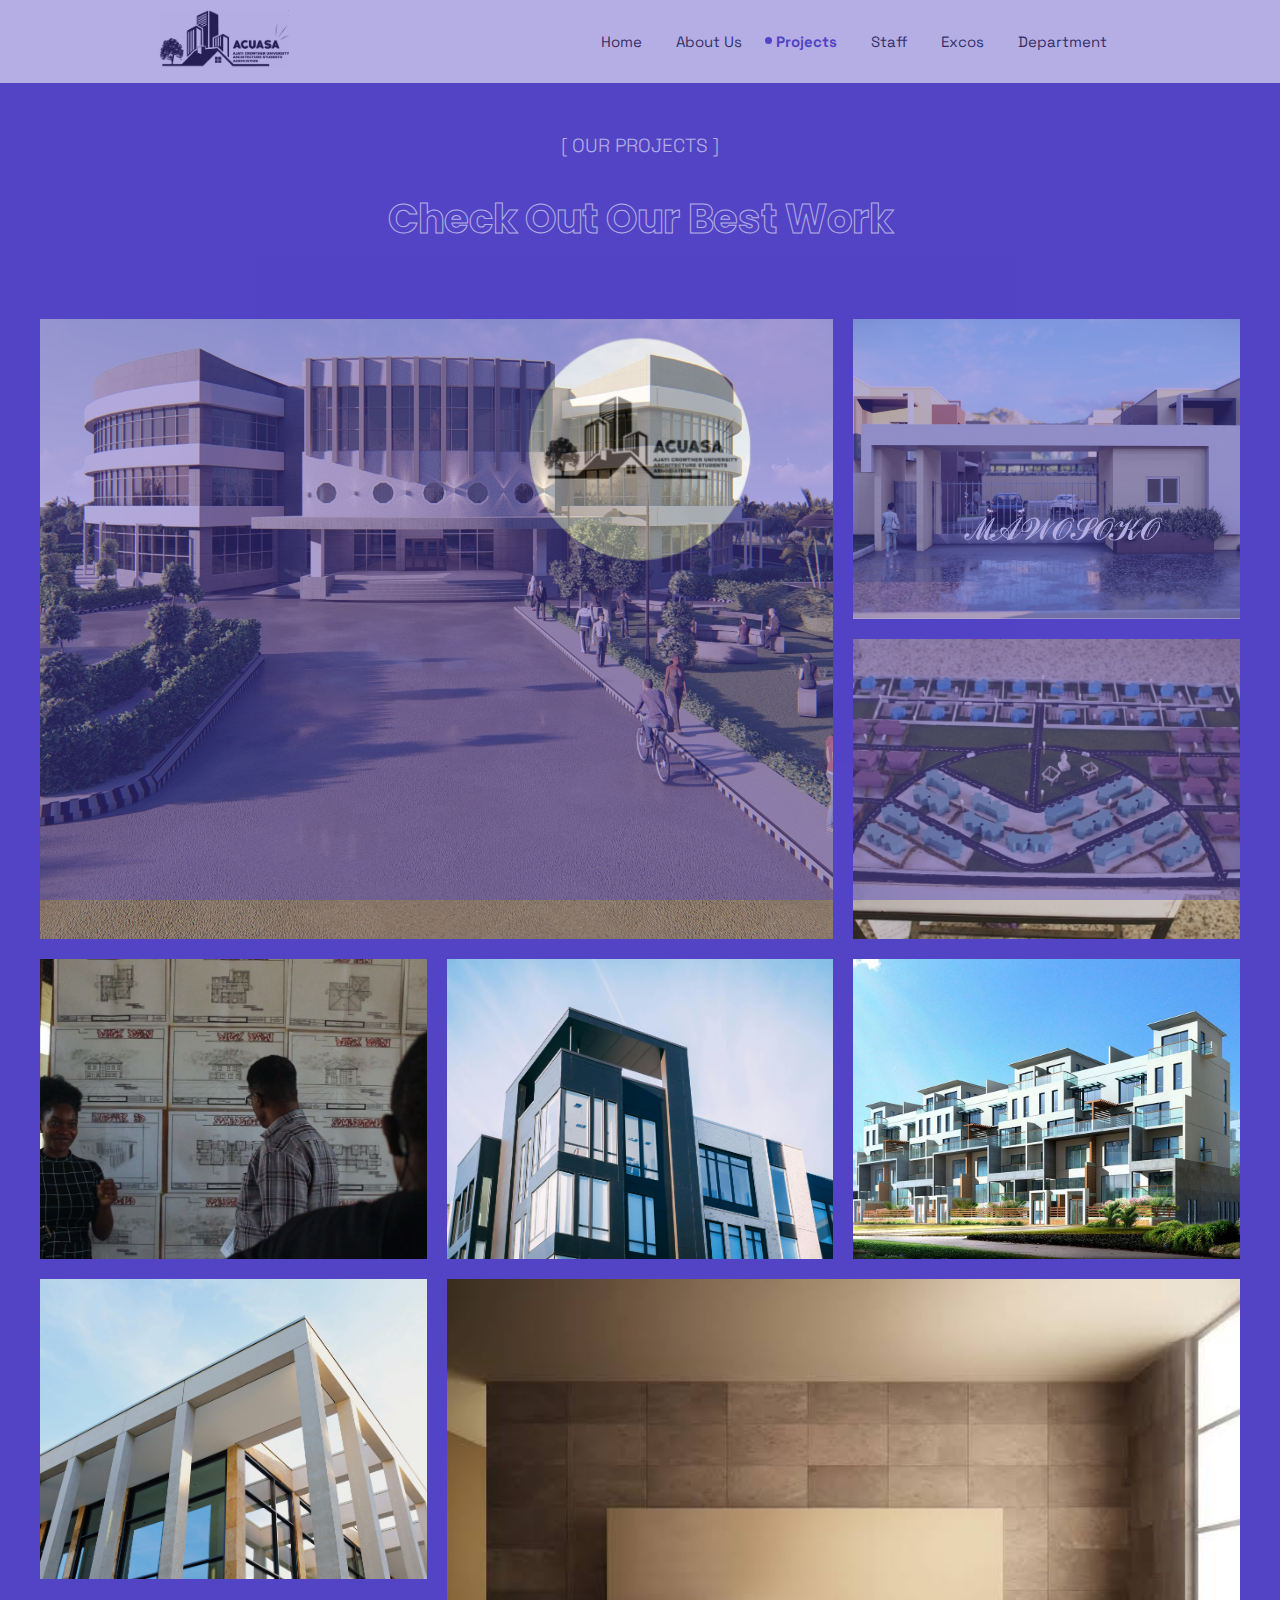
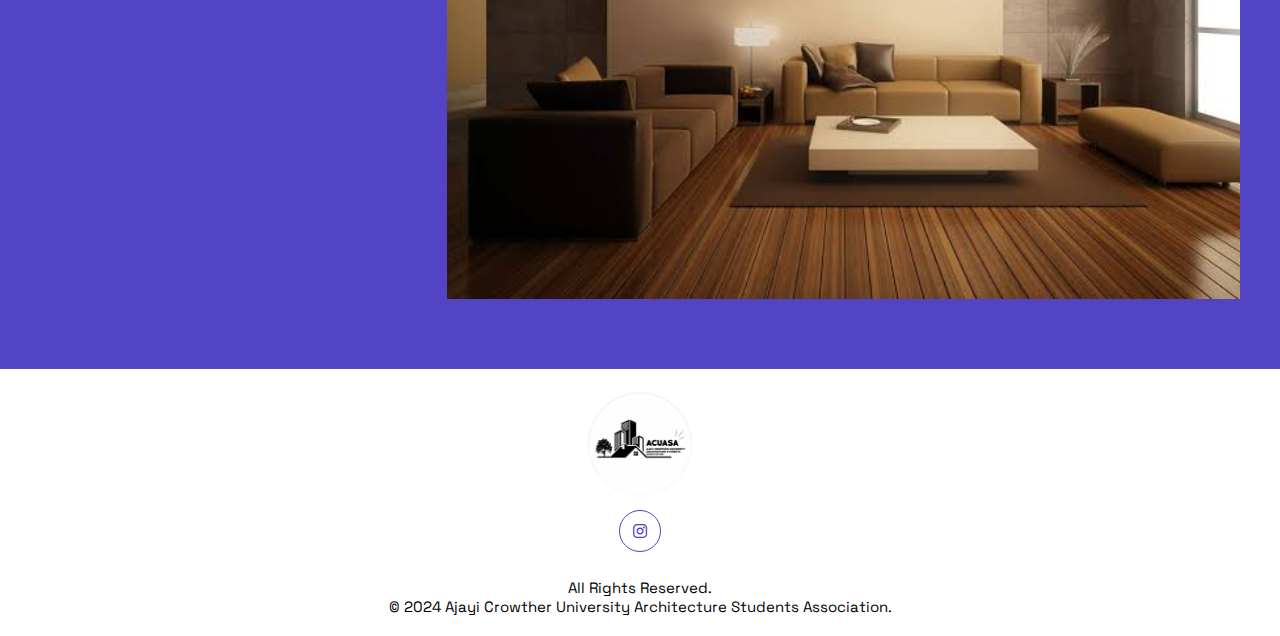
<file: projects.html>
<!DOCTYPE html>
<html lang="en">

<head>
  <meta charset="UTF-8" />
  <meta http-equiv="X-UA-Compatible" content="IE=edge" />
  <meta name="viewport" content="width=device-width, initial-scale=1.0" />
  <link rel="stylesheet" href="css/style.css" />
  <link rel="stylesheet" href="css/responsive.css" />
  <link rel="icon" type="image/png" sizes="72x72" href="img/logo2.png" />

  <!-- IFont-Awesome icon -->
  <link rel="stylesheet" href="https://cdnjs.cloudflare.com/ajax/libs/font-awesome/6.5.1/css/all.min.css" />
  <link rel="stylesheet" href="https://cdnjs.cloudflare.com/ajax/libs/font-awesome/6.5.1/css/v4-shims.min.css" />
  <!-- IFont-Awesome icon -->

  <title>Projects</title>
</head>

<body>
  <!-- Loader -->
  <div class="loader">
    <img src="img/logo2.png" alt="" />
  </div>
  <!-- Loader -->

  <nav>
    <div class="img">
      <img src="img/logo.png" alt="" />
    </div>
    <i id="bars" class="fa fa-bars" onclick="opennav()"></i>
    <div class="nav_slide" id="nav_slide">
      <ul>
        <div class="multiply">
          <i id="multiply" class="fa fa-multiply" onclick="closenav()"></i>
        </div>

        <li><a href="index.html">Home</a></li>
        <li><a href="about.html">About Us</a></li>
        <li><span></span><a id="active" href="projects.html">Projects</a></li>
        <li><a href="faculty.html">Staff</a></li>
        <li><a href="excos.html">Excos</a></li>
        <li><a href="department.html">Department</a></li>
      </ul>
    </div>
  </nav>
  <!-- banner -->

  <!-- Projects -->
  <div class="project">
    <div class="project_title_holder">
      <div class="line">
        <span></span>
        <p>[ OUR PROJECTS ]</p>
        <span></span>
      </div>

      <br />
      <b>Check Out Our Best Work</b>
    </div>

    <div class="project_displays">
      <div class="project_holders">
        <!-- Images -->

        <div class="imgs">
          <img src="./img/indiv/1/1.jpg" alt="" />
          <a href="./projects/project1.html" class="overlay">
            <div class="detail">
              <h3 class="title">
                <p>Architecture Building</p>
              </h3>
              <span class="category">
                <p>Oluwatoba Ojetoyinbo </p>
              </span>
            </div>
          </a>
        </div>

        <div class="imgs">
          <img src="./img/indiv/1/6.jpg" alt="" />
          <a href="./projects/project2.html" class="overlay">
            <div class="detail">
              <h3 class="title">
                <p>A Modern 3-Bedroom Apartment</p>
              </h3>
              <span class="category">
                <p>Haruna Peter</p>
              </span>
            </div>
          </a>
        </div>

        <div class="imgs">
          <img src="./img/Gallery/3.jpg" alt="" />
        </div>
        <div class="imgs">
          <img src="./img/Gallery/2.jpg" alt="" />
        </div>
        <div class="imgs">
          <img src="./img/project_img/3.jpg" alt="" />
        </div>
        <div class="imgs">
          <img src="./img/project_img/4.jpg" alt="" />
        </div>
        <div class="imgs">
          <img src="./img/project_img/5.jpg" alt="" />
        </div>
        <div class="imgs">
          <img src="./img/project_img/images (19).jpeg" alt="" />
        </div>


        <!-- images -->
      </div>
    </div>
  </div>
  <!-- Projects -->

  <!-- footer -->
  <footer id="white">
    <div class="footer_inner_div">
      <div class="footer_img">
        <img src="img/logo2.png" alt="" />

        <br />
        <div class="icons">
          <a href="https://www.instagram.com/architecture_acu/"><i class="fa fa-instagram"></i></a>
          <!-- <a href=""><i class="fa-brands fa-tiktok"></i></a> -->
        </div>
        <br />

        <p>
          All Rights Reserved. <br />
          © 2024 Ajayi Crowther University Architecture Students Association.
        </p>
      </div>
    </div>
  </footer>
  <!-- footer -->
</body>

<script src="js/script.js"></script>
<script src="js/jquery-3.3.1.min.js"></script>

<script>
  window.addEventListener("scroll", function () {
    var header = document.querySelector("nav");
    header.classList.toggle("sticky", window.scrollY > 70);
  });
</script>

</html>
</file>
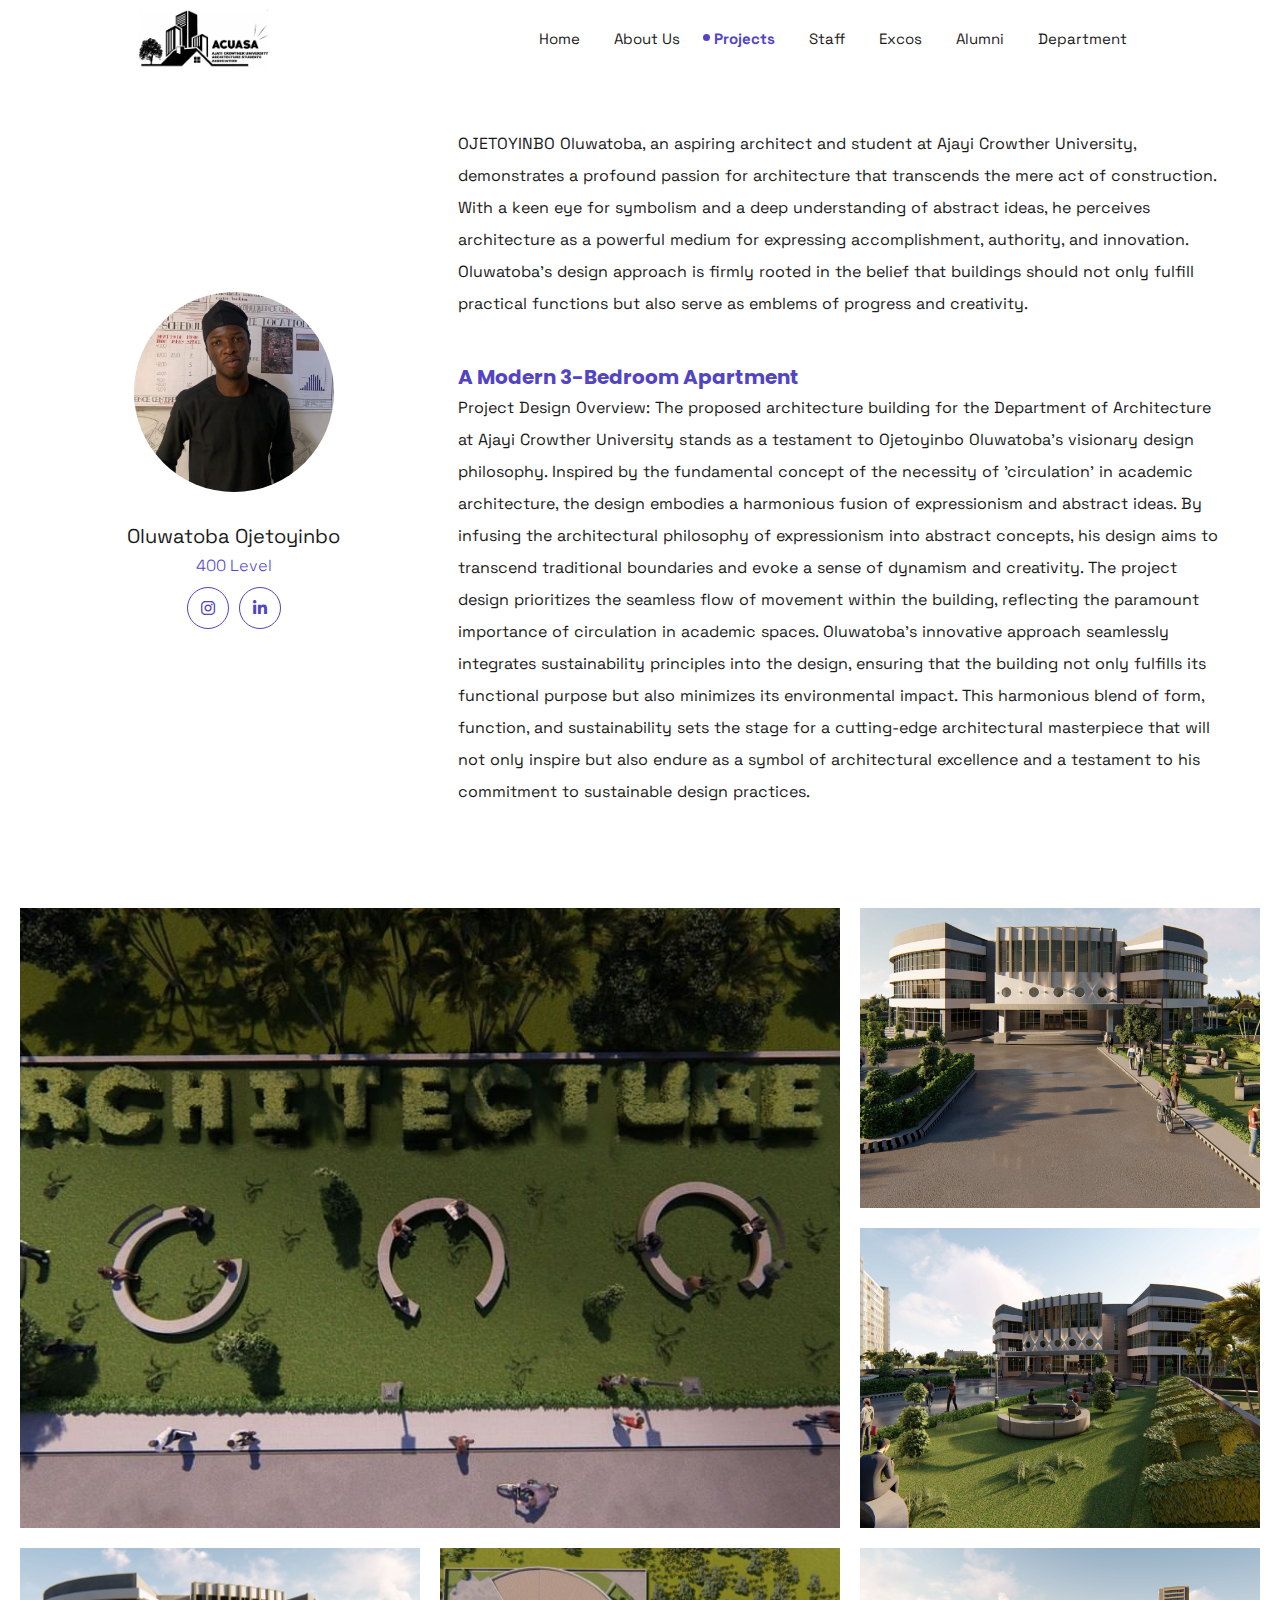
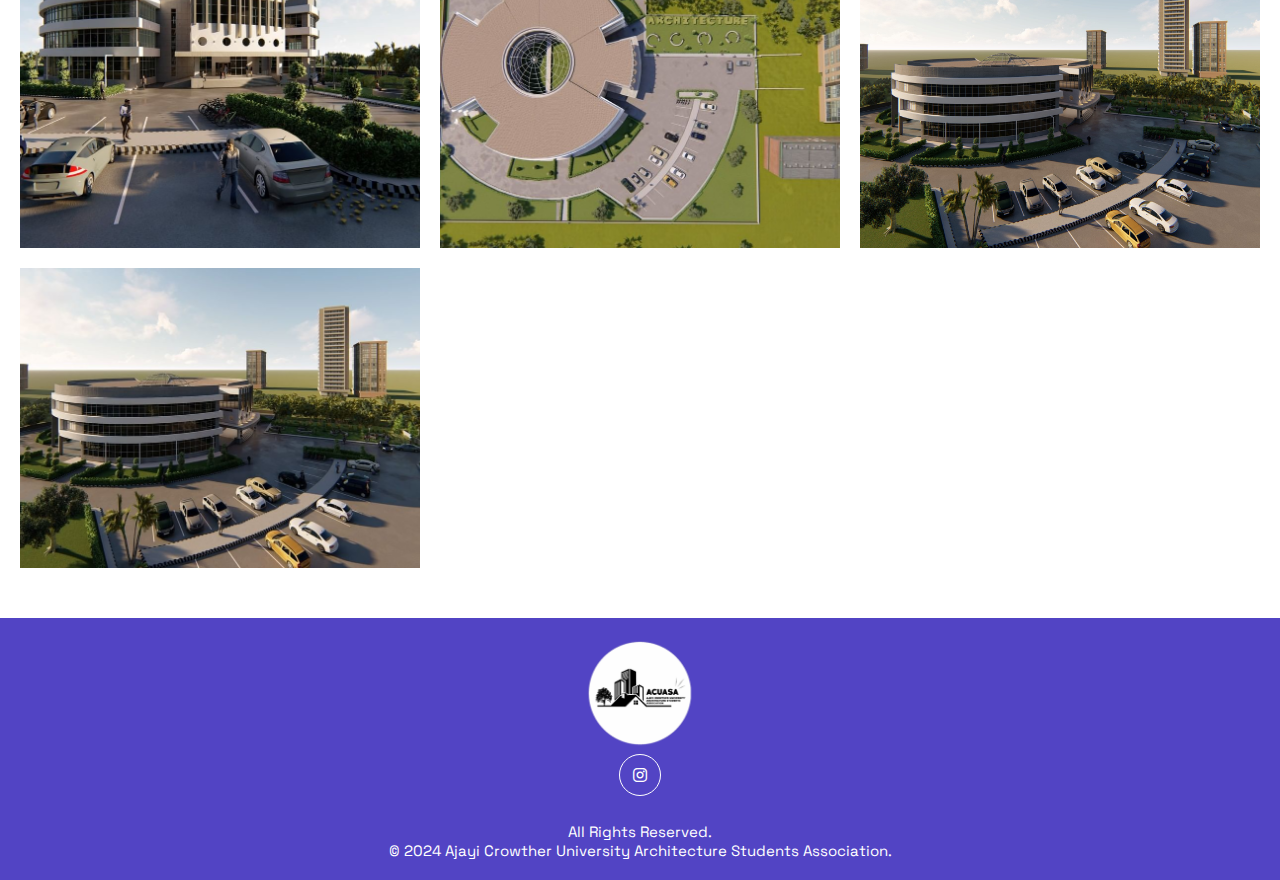
<file: projects/project1.html>
<!.. /DOCTYPE ../html>
  <html lang="en">

  <head>
    <meta charset="UTF-8" />
    <meta http-equiv="X-UA-Compatible" content="IE=edge" />
    <meta name="viewport" content="width=device-width, initial-scale=1.0" />
    <link rel="stylesheet" href="../css/style.css" />
    <link rel="stylesheet" href="../css/responsive.css" />
    <link rel="icon" type="image/png" sizes="72x72" href="img/logo2.png" />

    <!-- IFont-Awesome icon -->
    <link rel="stylesheet" href="https://cdnjs.cloudflare.com/ajax/libs/font-awesome/6.5.1/css/all.min.css" />
    <link rel="stylesheet" href="https://cdnjs.cloudflare.com/ajax/libs/font-awesome/6.5.1/css/v4-shims.min.css" />
    <!-- IFont-Awesome icon -->

    <title>Project 1</title>
  </head>

  <body>
    <!-- <div class="main">
        <img src="img/logo2.png" alt="">
    </div> -->

    <nav>
      <div class="img">
        <img src="../img/logo.png" alt="" />
      </div>
      <i id="bars" class="fa fa-bars" onclick="opennav()"></i>

      <div class="nav_slide" id="nav_slide">
        <ul>
          <div class="multiply">
            <i id="multiply" class="fa fa-multiply" onclick="closenav()"></i>
          </div>

          <li><a href="../index.html">Home</a></li>
          <li><a href="../about.html">About Us</a></li>
          <li>
            <span></span><a id="active" href="../projects.html">Projects</a>
          </li>
          <li><a href="../faculty.html">Staff</a></li>
          <li><a href="../excos.html">Excos</a></li>
          <li><a href="../alumni.html">Alumni</a></li>
          <li><a href="../department.html">Department</a></li>
        </ul>
      </div>
    </nav>
    <!-- banner -->

    <!-- Projects -->
    <!-- <div class="project">
      <div class="project_title_holder">
        <div class="line">
          <div id="link">
            <a href="../../projects.html">Projects</a>
           >
            <a> Project 1</a>
          </div>
        </div>
      </div>
    </div> -->
    <!-- Projects -->

    <!-- Project Info -->
    <div class="project_info">
      <div class="sec">
        <!-- Avatar -->
        <div class="inner_image-holder">
          <div class="image_holder">
            <img src="../img/indiv/1/user.jpg" alt="" />
          </div>
          <br />
          <div class="inner_text_holder">
            <b>Oluwatoba Ojetoyinbo</b>
            <p>400 Level</p>
            <div class="icons">
              <a target="_blank" href="https://instagram.com/i_lles_t?utm_source=qr&igshid=OGU0MmVlOWVjOQ%3D%3D"><i
                  class="fa fa-instagram"></i></a>
              <a target="_blank"
                href="https://www.linkedin.com/in/oluwatoba-ojetoyinbo-827639237?utm_source=share&utm_campaign=share_via&utm_content=profile&utm_medium=android_app"><i
                  id="linkedin" class="fa fa-linkedin"></i></a>
            </div>
          </div>
        </div>
        <!-- Avatar -->

        <!-- Text -->
        <div class="text">
          <p>
            OJETOYINBO Oluwatoba, an aspiring architect and student at Ajayi Crowther University, demonstrates a
            profound passion for architecture that transcends the mere act of construction. With a keen eye for
            symbolism and a deep understanding of abstract ideas, he perceives architecture as a powerful medium for
            expressing accomplishment, authority, and innovation. Oluwatoba's design approach is firmly rooted in the
            belief that buildings should not only fulfill practical functions but also serve as emblems of progress and
            creativity.
          </p>

          <br><br>
          <b id="projectTitle">A Modern 3-Bedroom Apartment</b>

          <p>
            Project Design Overview:
            The proposed architecture building for the Department of Architecture at Ajayi Crowther University stands as
            a testament to Ojetoyinbo Oluwatoba's visionary design philosophy. Inspired by the fundamental concept of
            the necessity of 'circulation' in academic architecture, the design embodies a harmonious fusion of
            expressionism and abstract ideas. By infusing the architectural philosophy of expressionism into abstract
            concepts, his design aims to transcend traditional boundaries and evoke a sense of dynamism and creativity.

            The project design prioritizes the seamless flow of movement within the building, reflecting the paramount
            importance of circulation in academic spaces. Oluwatoba's innovative approach seamlessly integrates
            sustainability principles into the design, ensuring that the building not only fulfills its functional
            purpose but also minimizes its environmental impact. This harmonious blend of form, function, and
            sustainability sets the stage for a cutting-edge architectural masterpiece that will not only inspire but
            also endure as a symbol of architectural excellence and a testament to his commitment to sustainable
            design practices.
          </p>
        </div>
        <!-- Text -->
      </div>
    </div>
    <div class="project_holders">
      <div class="imgs">
        <img src="../img/indiv/1/11.jpg" alt="" />
      </div>
      <div class="imgs">
        <img src="../img/indiv/1/1.jpg" alt="" />
      </div>
      <div class="imgs">
        <img src="../img/indiv/1/3.jpg" alt="" />
      </div>
      <div class="imgs">
        <img src="../img/indiv/1/13.jpg" alt="" />
      </div>
      <div class="imgs">
        <img src="../img/indiv/1/12.jpg" alt="" />
      </div>
      <div class="imgs">
        <img src="../img/indiv/1/2.jpg" alt="" />
      </div>
      <div class="imgs">
        <img src="../img/indiv/1/15.jpg" alt="" />
      </div>
    </div>

    <!-- Project Info -->

    <!-- footer -->
    <footer>
      <div class="footer_inner_div" id="blue">
        <div class="footer_img">
          <img src="../img/logo2.png" alt="" />

          <br />
          <div class="icons">
            <a href="https://www.instagram.com/architecture_acu/"
              ><i class="fa fa-instagram"></i
            ></a>
            <!-- <a href=""><i class="fa-brands fa-tiktok"></i></a> -->
          </div>
          <br />

          <p>
            All Rights Reserved. <br />
            © 2024 Ajayi Crowther University Architecture Students Association.
          </p>
        </div>
      </div>
    </footer>
    <!-- footer -->
  </body>

  <script src="../js/script.js"></script>
  <script src="../js/jquery-3.3.1.min.js"></script>

  <script>
    window.addEventListener("scroll", function () {
      var header = document.querySelector("nav");
      header.classList.toggle("sticky", window.scrollY > 70);
    });
  </script>

  </html>
</file>
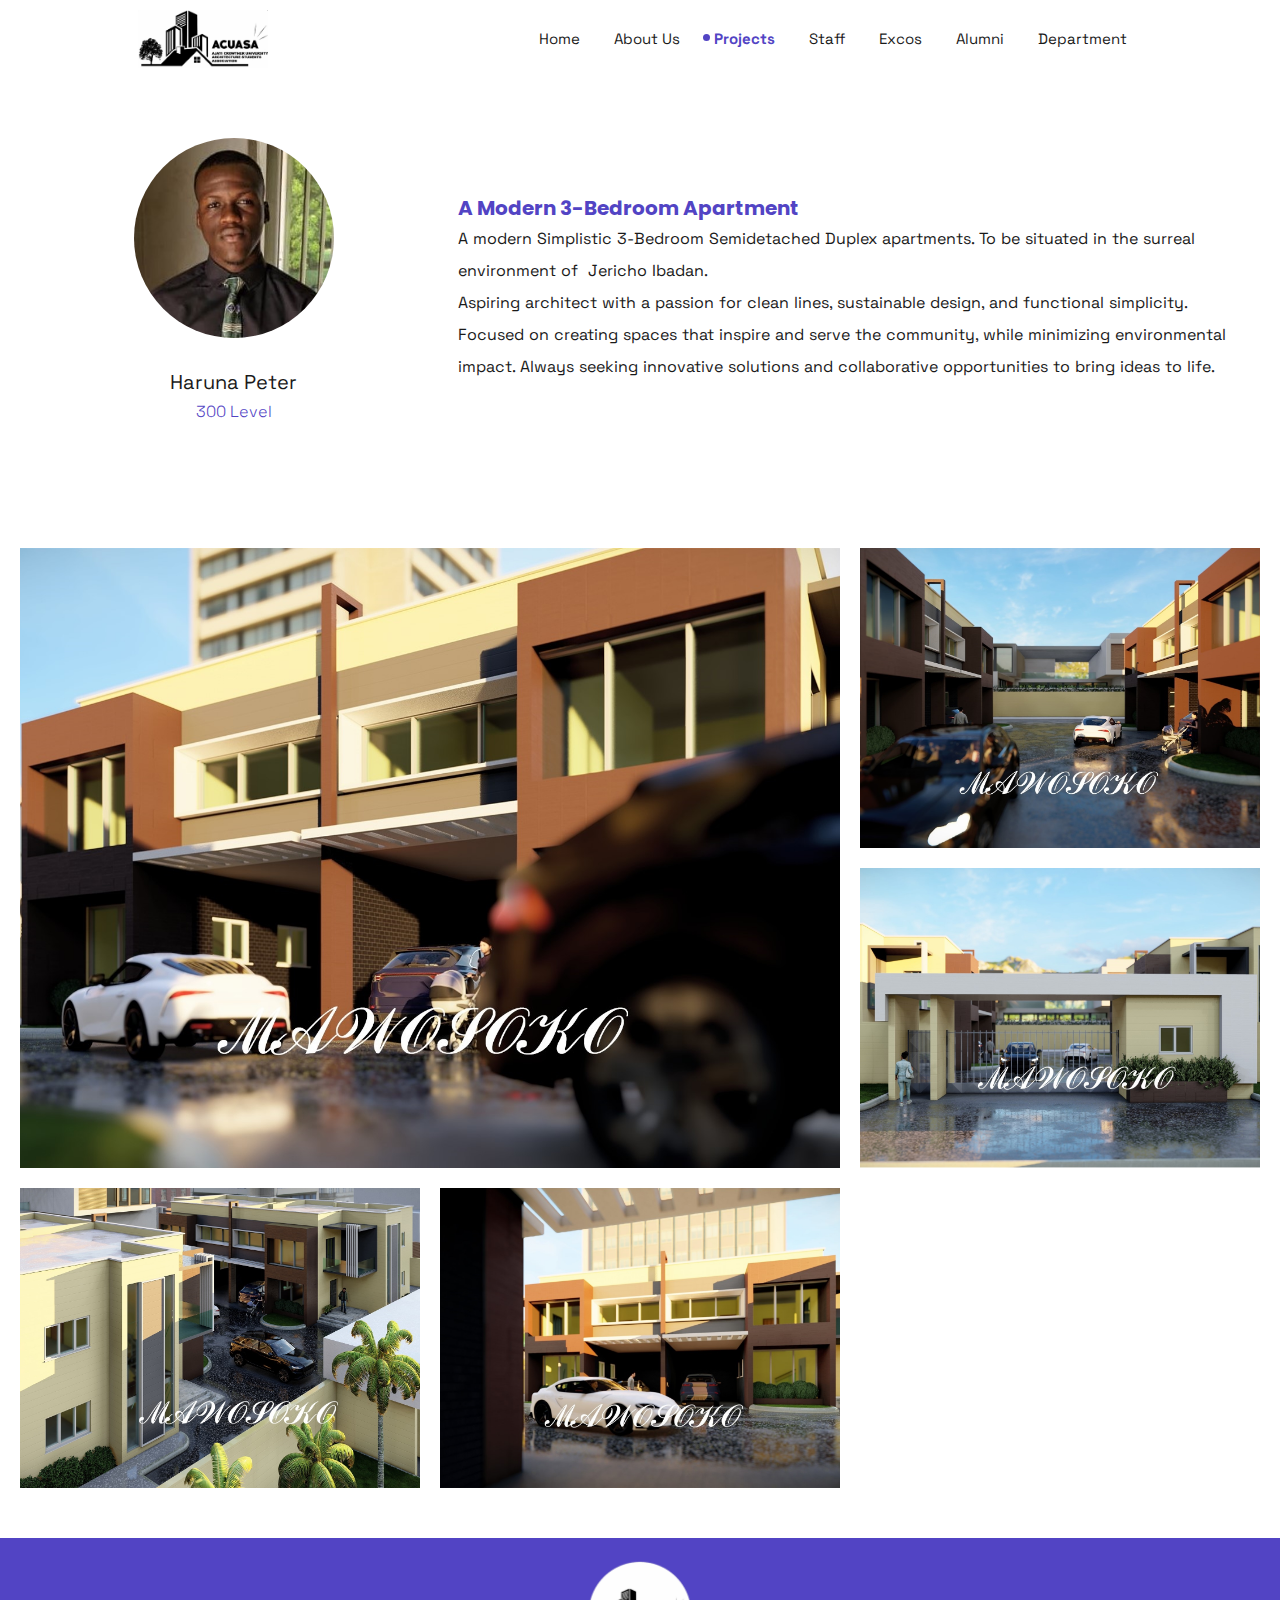
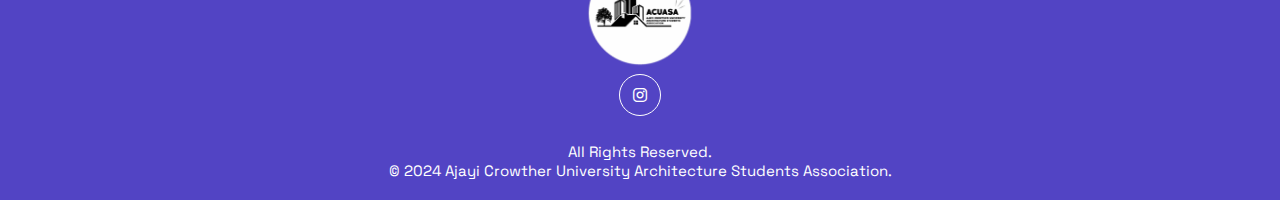
<file: projects/project2.html>
<!../DOCTYPE ../html>
<html lang="en">
  <head>
    <meta charset="UTF-8" />
    <meta http-equiv="X-UA-Compatible" content="IE=edge" />
    <meta name="viewport" content="width=device-width, initial-scale=1.0" />
    <link rel="stylesheet" href="../css/style.css" />
    <link rel="stylesheet" href="../css/responsive.css" />
    <link rel="icon" type="image/png" sizes="72x72" href="img/logo2.png" />

    <!-- IFont-Awesome icon -->
    <link
      rel="stylesheet"
      href="https://cdnjs.cloudflare.com/ajax/libs/font-awesome/6.5.1/css/all.min.css"
    />
    <link
      rel="stylesheet"
      href="https://cdnjs.cloudflare.com/ajax/libs/font-awesome/6.5.1/css/v4-shims.min.css"
    />
    <!-- IFont-Awesome icon -->

    <title>Project 1</title>
  </head>
  <body>
    <!-- <div class="main">
        <img src="img/logo2.png" alt="">
    </div> -->

    <nav>
      <div class="img">
        <img src="../img/logo.png" alt="" />
      </div>
      <i id="bars" class="fa fa-bars" onclick="opennav()"></i>

      <div class="nav_slide" id="nav_slide">
        <ul>
          <div class="multiply">
            <i id="multiply" class="fa fa-multiply" onclick="closenav()"></i>
          </div>

          <li><a href="../index.html">Home</a></li>
          <li><a href="../about.html">About Us</a></li>
          <li>
            <span></span><a id="active" href="../projects.html">Projects</a>
          </li>
          <li><a href="../faculty.html">Staff</a></li>
          <li><a href="../excos.html">Excos</a></li>
          <li><a href="../alumni.html">Alumni</a></li>
          <li><a href="../department.html">Department</a></li>
        </ul>
      </div>
    </nav>
    <!-- banner -->

    <!-- Projects -->
    <!-- <div class="project">
      <div class="project_title_holder">
        <div class="line">
          <div id="link">
            <a href="../../projects.html">Projects</a>
           >
            <a> Project 1</a>
          </div>
        </div>
      </div>
    </div> -->
    <!-- Projects -->

    <!-- Project Info -->
    <div class="project_info">
      <div class="sec">
        <!-- Avatar -->
        <div class="inner_image-holder">
          <div class="image_holder">
            <img src="../img/excos/Gen_Sec.jpg" alt="" />
          </div>
          <br />
          <div class="inner_text_holder">
            <b>Haruna Peter</b>
            <p>300 Level</p>
            <!-- <div class="icons">
              <a
                target="_blank"
                href="https://instagram.com/i_lles_t?utm_source=qr&igshid=OGU0MmVlOWVjOQ%3D%3D"
                ><i class="fa fa-instagram"></i
              ></a>
              <a
                target="_blank"
                href="https://www.linkedin.com/in/oluwatoba-ojetoyinbo-827639237?utm_source=share&utm_campaign=share_via&utm_content=profile&utm_medium=android_app"
                ><i id="linkedin" class="fa fa-linkedin"></i
              ></a>
            </div> -->
          </div>
        </div>
        <!-- Avatar -->

        <!-- Text -->
        <div class="text">

          <b id="projectTitle">A Modern 3-Bedroom Apartment</b>
     
          <p>
               A modern Simplistic 3-Bedroom Semidetached Duplex apartments. To be situated in the surreal environment  of  Jericho Ibadan.

               <br>
               Aspiring architect with a passion for clean lines, sustainable design, and functional simplicity. Focused on creating spaces that inspire and serve the community, while minimizing environmental impact. Always seeking innovative solutions and collaborative opportunities to bring ideas to life.
          </p>
        </div>
        <!-- Text -->
      </div>
    </div>
    <div class="project_holders">
      <div class="imgs">
        <img src="../img/indiv/1/4.jpg" alt="" />
      </div>
      <div class="imgs">
        <img src="../img/indiv/1/5.jpg" alt="" />
      </div>
      <div class="imgs">
        <img src="../img/indiv/1/6.jpg" alt="" />
      </div>
      <div class="imgs">
        <img src="../img/indiv/1/7.jpg" alt="" />
      </div>
      <div class="imgs">
        <img src="../img/indiv/1/8.jpg" alt="" />
      </div>
    </div>

    <!-- Project Info -->

    <!-- footer -->
    <footer>
      <div class="footer_inner_div" id="blue">
        <div class="footer_img">
          <img src="../img/logo2.png" alt="" />

          <br />
          <div class="icons">
               <a href="https://www.instagram.com/architecture_acu/"
                 ><i class="fa fa-instagram"></i
               ></a>
               <!-- <a href=""><i class="fa-brands fa-tiktok"></i></a> -->
             </div>
          <br />

          <p>
            All Rights Reserved. <br />
            © 2024 Ajayi Crowther University Architecture Students Association.
          </p>
        </div>
      </div>
    </footer>
    <!-- footer -->
  </body>

  <script src="../js/script.js"></script>
  <script src="../js/jquery-3.3.1.min.js"></script>

  <script>
    window.addEventListener("scroll", function () {
      var header = document.querySelector("nav");
      header.classList.toggle("sticky", window.scrollY > 70);
    });
  </script>
</html>
</file>
<file: css/style.css>
@import url("https://fonts.googleapis.com/css2?family=Space+Grotesk:wght@300..700&display=swap");
@import url("https://fonts.googleapis.com/css2?family=Poppins:ital,wght@0,100;0,200;0,300;0,400;0,500;0,600;0,700;0,800;0,900;1,100;1,200;1,300;1,400;1,500;1,600;1,700;1,800;1,900&display=swap");

:root {
  --main-bg: #5244c4;
  --sec-bg: #1a1a1a;
  --background: #ffffffbd;
  --accent: #a00b0b;
  --nav: #fff;

  /* Font */
  --space-grotesk: "Space Grotesk";
  --poppins: "Poppins";
  /* Font */
}

* {
  padding: 0;
  margin: 0;
  font-family: var(--space-grotesk);
  scroll-behavior: smooth;
  text-decoration: none;
}

body {
  background: var(--background);
}

.loader {
  width: 100%;
  height: 100vh;
  background: var(--main-bg);
  display: grid;
  position: fixed;
  top: 0;
  left: 0;
  z-index: 999;
  place-content: center;
}
.loader>img {
  width: 260px;
  animation: increase 1.5s linear infinite;
}
@keyframes increase {
  from {
    transform: scale(0.3);
  }
  to {
    transform: scale(1);
  }
}

/* Nav */
nav {
  display: flex;
  padding: 10px;
  z-index: 10;
  justify-content: space-around;
  align-items: center;
  position: sticky;
  top: 0;
  background: var(--nav);
}
nav img {
  width: 130px;
}
nav ul li span {
  position: absolute;
  width: 7px;
  height: 7px;
  margin-top: 6px;
  margin-left: 4px;
  background: var(--main-bg);
  border-radius: 50%;
}
nav ul li {
  display: inline;
  justify-content: center;
}
nav ul li a {
  padding: 10px 15px;
  font-size: 15px;
  color: var(--sec-bg);
  transition: 0.4s ease-in-out;
}
nav ul li a:hover {
  color: var(--main-bg);
}

/* Special */
#active {
  color: var(--main-bg);
  font-weight: bold;
}
#bars,
#multiply {
  display: none;
  font-size: 30px;
  cursor: pointer;
}
#bars:hover {
  color: var(--main-bg);
  transition: 0.3s ease;
}

nav.sticky {
  /* height: 11vh; */
  box-shadow: 2.1px 11px 14.8px rgba(0, 0, 0, 0.015);
  transition: 0.5s ease-in-out;
}
/* Special */

/* Nav */

/* Banner */
.banner {
  background: url("../img/bg\ \(2\).jpg");
  background-repeat: no-repeat;
  background-size: cover;
  background-position: center;
  height: 90lvh;
  color: #fff;
  position: relative;
  display: flex;
  align-items: center;
}
.banner::before {
  content: "";
  position: absolute;
  top: 0;
  left: 0;
  width: 100%;
  height: 100%;
  background: rgba(0, 0, 0, 0.596);
}
#faculty_banner {
  place-content: center;
  background: url("../img/03.jpg");
  background-repeat: no-repeat;
  background-size: cover;
  background-position: center;
  align-items: center;
  display: flex;
  position: relative;
  padding: 40px;
  text-align: center;
  color: var(--nav);
}
#faculty_banner::before {
  content: "";
  position: absolute;
  top: 0;
  left: 0;
  width: 100%;
  height: 100%;
  background: rgba(0, 0, 0, 0.596);
}
.banner_text {
  position: relative;
  margin-left: 50px;
}
.banner_text > b {
  font-size: 60px;
}
.banner_text > p {
  font-size: 17px;
}

.btn_holder {
  display: flex;
  margin-top: 30px;
}
#project_btn {
  display: flex;
  place-content: center;
}
.btn {
  border-right: 1px solid var(--nav);
  border-bottom: 1px solid var(--nav);
  padding-bottom: 16px;
  padding-right: 5px;
}
#blue_holder {
  border-right: 1px solid var(--sec-bg);
  border-bottom: 1px solid var(--sec-bg);
}

.btn a {
  padding: 10px 25px;
  color: var(--sec-bg);
  background: var(--nav);
  transition: 0.5s ease-in-out;
}
.btn a:hover {
  background: var(--main-bg);
  color: var(--nav);
}

.btn #blue {
  color: #fff;
  background: var(--main-bg);
}

.btn #blue:hover {
  background: var(--sec-bg);
}
/* Banner */

/************************** About Us ***************************/
.about_us {
  padding: 50px;
  display: grid;
  grid-template-columns: repeat(2, 1fr);
  place-content: center;
}
.about_us_text {
  display: flex;
  flex-direction: column;
  place-content: center;
}
.about_us_text-title {
  padding: 25px;
}
.about_us_text-title b {
  font-weight: lighter;
  font-size: 35px;
}
.about_us_text #about_title {
  color: var(--main-bg);
  font-weight: lighter;
}
.about_us_para {
  padding: 25px;
}
#about_us p {
  line-height: 30px;
  color: rgba(48, 55, 62, 0.877);
  letter-spacing: 0.2px;
}

.image_section {
  display: flex;
  place-content: center;
  align-items: center;
}
.image_section #abt_img {
  width: 600px;
}
/************************** About Us ***************************/

/************************** Skills ***************************/
.skills {
  padding: 20px;
  background: var(--main-bg);
  display: grid;
  grid-template-columns: repeat(2, 1fr);
}
.skills_text {
  display: flex;
  flex-direction: column;
}

.skill_text-title {
  padding: 35px;
}
.skill_text-title b {
  font-weight: lighter;
  font-size: 35px;
  color: #fff;
}
.skills_text #skill_title {
  color: #fff;
  font-weight: lighter;
}
.skills .about_us_para {
  color: #fff;
}
.progress {
  width: 100%;
}
.progress_list {
  margin-bottom: 25px;
  position: relative;
}
.progress_list p {
  font-size: 17px;
  font-weight: 400;
  color: #fff;
  margin-bottom: 6px;
}
.progress_list::before {
  content: "";
  width: 100%;
  height: 3px;
  border-radius: 50px;
  display: block;
  position: absolute;
  background: #fff;
  bottom: 0;
}
.progress_list .skill-bar {
  height: 5px;
  background: var(--sec-bg);
  border-radius: 50px;
  display: block;
  margin-top: 20px;
  position: relative;
}
.skill-bar span {
  position: absolute;
  /* border: 1px solid red; */
  top: -30px;
  right: -10px;
  padding: 3px 0;
  font-size: 17px;
  font-weight: 400;
}
#skill_img {
  width: 300px;
}
#skill-bar1 {
  width: 73%;
}
#skill-bar2 {
  width: 75%;
}
#skill-bar3 {
  width: 58.5%;
}
#skill-bar4 {
  width: 98%;
}
.skill-bar .skill-count1,
.skill-count2,
.skill-count3,
.skill-count4 {
  right: 0;
}
/************************** Skills ***************************/

/************************** Image Gallery ***************************/

.overlay {
  position: absolute;
  top: 0;
  right: 0;
  left: 0;
  bottom: 0;
  background: #fafafaf2;
  display: flex;
  align-items: center;
  justify-content: center;
  opacity: 0;
  transition: all 0.5s ease;
  z-index: 1;
}
.imgs:hover .overlay {
  top: 20px;
  right: 20px;
  bottom: 20px;
  left: 20px;
  opacity: 1;
}
.imgs .detail {
  text-align: center;
}
.imgs .detail .title {
  margin-bottom: 8px;
  font-size: 24px;
  font-weight: 600;
  position: relative;
  top: -5px;
  opacity: 0;
  visibility: hidden;
  transition: all 0.3s ease;
}
.imgs .detail .category {
  font-size: 18px;
  font-weight: 400;
  position: relative;
  bottom: -5px;
  opacity: 0;
  visibility: hidden;
  transition: all 0.3s esae;
}
.imgs:hover .detail .title {
  top: 0;
  opacity: 1;
  visibility: visible;
  transition: all 0.3s 0.2s ease;
}
.imgs:hover .detail .category {
  bottom: 0;
  opacity: 1;
  visibility: visible;
  transition: all 0.3s 0.2s ease;
}
.imgs .detail .title a,
.imgs .detail .category a {
  color: #222222;
  text-decoration: none;
}

.project {
  background: var(--main-bg);
  padding: 20px;
  display: flex;
  flex-direction: column;
}
.project_title_holder {
  padding: 20px;
  text-align: center;
  display: flex;
  flex-direction: column;
  place-content: center;
  align-items: center;
}
.project_title_holder p {
  font-weight: lighter;
  font-size: 19px;
  color: var(--nav);
}
.project_title_holder b {
  font-family: var(--poppins);
  font-size: 40px;
  -webkit-text-stroke: 1px var(--nav);
  color: transparent;
}
.project_title_holder span {
  width: 10%;
  height: 3px;
  border-radius: 50px;
  margin: 2px;
  background: var(--main-bg);
}
.line {
  width: 50%;
  text-align: center;
  display: flex;
  place-content: center;
  align-items: center;
  padding: 10px;
}

.project_displays {
  align-items: center;
}
.project_holders {
  max-width: 1250px;
  margin: 0 auto;
  padding: 50px 20px;
  display: grid;
  grid-template-columns: repeat(auto-fit, minmax(300px, 1fr));
  grid-auto-rows: 300px;
  grid-auto-flow: dense;
  /* border: 1px solid red; */
  

  grid-gap: 20px;
}
.project_holders .imgs {
  position: relative;
  height: auto;
  display: grid;
  overflow: hidden;
}
.project_holders .imgs img {
  width: 100%;
  height: 100%;
  object-fit: cover;
  image-rendering: none;
  transition: 0.4s ease-in-out;
  object-position: center;
}
.project_holders .imgs:nth-child(7n + 1) {
  grid-column: span 2;
  grid-row: span 2;
}
.imgs:hover > img {
  transform: scale(1.13);
}
/************************** Image Gallery ***************************/

/************************** Footer ***************************/
.footer_inner_div {
  padding: 20px;
  display: flex;
  align-items: center;
  text-align: center;
  place-content: center;
}
.footer_inner_div p {
  font-size: 15px;
  font-weight: 400;
}
.footer_inner_div img {
  width: 120px;
}
#blue {
  background: var(--main-bg);
  color: #fff;
}
#blue .icons i {
  color: var(--nav);
}
.icons i {
  border: 1px solid;
  padding: 10px;
  width: 20px;
  height: 20px;
  display: grid;
  place-content: center;
  margin: 5px;
  color: var(--main-bg);
  border-radius: 50px;
}

.icons {
  display: flex;
  justify-content: center;
}

.icons a:nth-child(1) i:hover {
  transition: 0.4s ease-in-out;
  background: #405de6;
  color: var(--nav);
}
.icons a:nth-child(2) i:hover {
  transition: 0.4s ease-in-out;
  background: #ff0050;
  color: var(--nav);
}
.icons a:hover #linkedin {
  transition: 0.4s ease-in-out;
  background: #405de6;
  color: var(--nav);
}
/************************** Footer ***************************/

/************************** Indivual ***************************/

.project_info {
  padding: 30px;
  /* display: flex; */
}

.sec {
  display: flex;
  place-content: center;
  /* border: 1px solid green; */
  align-items: center;
}
.text {
  padding: 20px; 
  /* border: 1px solid red; */
  flex-basis: 200%;
}
.text #projectTitle{
  font-size: 20px;
  color: var(--main-bg);
  font-family: var(--poppins);
}
.text p {
  line-height: 2rem;
  word-spacing: 1px;
  color: var(--sec-bg);
}
.sec:nth-child(1),
.sec:nth-child(2) {
  display: flex;
}
.sec:nth-child(1) .inner_image-holder{
  /* background: green; */
  /* flex-basis: 60%; */
}
.sec:nth-child(2) .inner_image-holder {
  display: flex;
  /* flex-basis: 90%; */
  /* border: 1px solid; */
  margin: 10px;
  padding: 20px;
  flex-direction: column;
  place-content: center;
  align-items: center;
  text-align: center;
}
.image_holder {
  border-radius: 50%;
  width: 200px;
  height: 200px;
  display: grid;
  place-content: center;
  overflow: hidden;
  align-items: center;
}
.image_holder img {
  width: 100%;
  height: 100%;
  object-fit: cover;
  object-position: center;
}
/*  */

/* faculty */
.staff {
  display: flex;
  place-content: center;
  align-items: center;
  padding: 20px;
}

.lecturers {
  width: 99%;
  padding: 10px;
  display: flex;
  flex-direction: column;
}
.lecturer_title {
  display: flex;
  place-content: center;
  margin-bottom: 10px;
  align-items: center;
}
.lecturer_title p {
  font-size: 35px;
  font-weight: lighter;
  flex-basis: 100%;
}
.lecturers span {
  width: 30%;
  height: 3px;
  border-radius: 50px;
  margin: 2px;
  background: var(--main-bg);
}

.lecturer_images {
  display: grid;
  grid-template-columns: repeat(1, 1fr);
}
.lecturer_image_holder {
  display: grid;
  grid-template-columns: repeat(3, 1fr);
}
.inner_image-holder {
  display: flex;
  flex-basis: 90%;
  margin: 10px;
  padding: 20px;
  flex-direction: column;
  place-content: center;
  align-items: center;
}
.image_holder {
  border-radius: 50%;
  width: 200px;
  height: 200px;
  display: grid;
  place-content: center;
  overflow: hidden;
  align-items: center;
}
.image_holder img {
  width: 100%;
}
.inner_text_holder {
  width: 100%;
  display: flex;
  text-align: center;
  place-content: center;
  align-items: center;
  flex-direction: column;
  padding: 10px;
}

.icons i {
  border: 1px solid;
  padding: 10px;
  width: 20px;
  height: 20px;
  display: grid;
  place-content: center;
  margin: 5px;
  color: var(--main-bg);
  border-radius: 50px;
}

.icons {
  display: flex;
  justify-content: center;
}

.inner_text_holder b {
  font-size: 20px;
  font-weight: 400;
  color: var(--sec-bg);
}
.inner_text_holder p {
  font-weight: lighter;
  padding: 6px;
  color: var(--main-bg);
}
.multiple_section {
  display: flex;
}
.last_section {
  display: grid;
  grid-template-columns: repeat(3, 1fr);
  gap: 5px;
}

/* Project Info page */
.project_info {
  padding: 30px;
  display: grid;
  grid-template-columns: repeat(1, 1fr);
}

.sec {
  display: flex;
  place-content: center;
  align-items: center;
}
.text {
  padding: 20px;
}
.text p {
  line-height: 2rem;
  word-spacing: 1px;
  color: var(--sec-bg);
}
.sec:nth-child(1),
.sec:nth-child(2) {
  display: flex;
}

/* Cards */
.department_cards {
  padding: 50px;
  display: flex;
  place-content: center;
  align-items: center;
}

.card_holder {
  flex-basis: 80%;
  padding: 50px;
  gap: 20px;
  display: grid;
  grid-template-columns: repeat(2, 1fr);
}

.cards {
  display: flex;
  flex-direction: column;
  place-content: center;
  background: var(--main-bg);
  padding: 30px;
  color: #fff;
  transition: 0.4s ease-in-out;
}
.cards:hover {
  background: #fff;
  color: #5f4cf5;
  border: 1px solid;
}

.cards:hover > i {
  border: 1px solid;
  background: #604cf523;
}

.cards i {
  border: 1px solid;
  width: 70px;
  height: 70px;
  transition: 0.4s ease-in-out;
  background: #fff;
  display: grid;
  color: var(--main-bg);
  place-content: center;
  border-radius: 50%;
  font-size: 25px;
}

.cards p {
  font-size: 20px;
}
</file>
<file: css/responsive.css>
@media (max-width: 1020px) {
  .card_holder {
    flex-basis: 80%;
  }

  .card_holder {
    grid-template-columns: repeat(1, 1fr);
    padding: 30px;
  }

  .dot {
    display: none;
  }
  #active {
    background: #fff;
  }
  nav ul li span {
    display: none;
  }

  .nav_slide {
    /* background: red; */
    display: none;
    position: absolute;
    top: 0;
    left: 0;
    width: 100%;
    /* place-content: center; */
    align-items: center;
    transition: 0.5s ease-in-out;
    height: 100vh;
    background: #5f4cf5;
    animation: animate 0.8s 1;
  }

  @keyframes animate {
    from {
      left: -90%;
    }
    to {
      left: 0%;
    }
  }
  .nav_slide ul {
    width: 100%;
  }
  .nav_slide ul li {
    display: block;
    width: 100%;
    display: flex;
    /* flex-direction: column; */
    place-content: center;
    text-align: center;
    border: 1px solid rgba(255, 255, 255, 0.107);
  }
  .nav_slide ul li a {
    /* padding: 30px; */
    /* margin: 20px; */
    /* border: 1px solid red; */
    color: #fff;
    width: 100%;
    padding: 20px;
  }
  .nav_slide ul li a:hover {
    background: #fff;
  }
  #bars {
    display: flex;
  }
  .multiply {
    /* border: 1px solid; */
    display: flex;
    justify-content: flex-end;
    padding: 10px;
    /* background: red; */
  }
  #multiply {
    display: flex;
    right: 30px;
    font-size: 40px;
    color: #fff;
    position: relative;
  }

  /* About */
  .about_us {
    padding: 20px;
  }
  .image_section #abt_img {
    width: 450px;
  }
  .project_info {
    padding: 10px;
  }
  /* About */

  /* BTN */
  .btn_holder {
    width: 80%;
  }
  /* BTN */

  /* Skills*/
  .skills {
    display: flex;
    grid-template-columns: repeat(1, 1fr);
    flex-direction: column-reverse;
  }
  /* Skills */

  /* Faculty */
  .lecturer_image_holder,
  .multiple_section,
  .last_section {
    display: grid;
    grid-template-columns: repeat(2, 1fr);
  }

  .lecturer_title p {
    font-size: 30px;
  }

  /*  */

  .about_us {
    grid-template-columns: repeat(1, 1fr);
  }
  .card_holder {
    flex-basis: 96%;
  }

  .project_holders {
    grid-template-columns: repeat(auto-fit, minmax(250px, 1fr));
    grid-auto-rows: 250px;
    padding: 0px;
  }
  .project_holders .image-box:nth-child(7n + 1) {
    grid-column: unset;
    grid-row: unset;
  }

  .image_section #abt_img {
    width: 350px;
  }

  #project_btn {
    place-content: center;
    width: 100%;
  }
  #project_btn a {
    padding: 13px 75px;
  }

  /* .sec */
  .sec:nth-child(1) {
    flex-direction: column;
    /* background: green; */
  }
  .sec:nth-child(2) {
    flex-direction: column-reverse;
    /* background: red; */
  }
  .sec .project_holders {
    display: grid;
  }

  /* Gallery */
  .project_holders {
    grid-template-columns: repeat(auto-fit, minmax(250px, 1fr));
    grid-auto-rows: 250px;
  }
  .project_holders .imgs:nth-child(7n + 1) {
    grid-column: unset;
    grid-row: unset;
  }
  /* Gallery */
}

@media (max-width: 870px) {
  /* Faculty */
  .lecturer_image_holder,
  .multiple_section,
  .last_section {
    display: grid;
    grid-template-columns: repeat(1, 1fr);
  }

  .lecturer_title p {
    font-size: 24px;
    width: 100%;
  }
  .banner_text {
    margin-left: 10px;
    padding: 10px;
    /* border: 1px solid; */
  }
  .banner_text > b {
    font-size: 50px;
  }
  .line{
    width: 100%;
  }

}

@media (max-width: 650px) {
  .image_section #abt_img {
    width: 350px;
  } 
  .department_cards {
    padding: 20px;
  }


}


@media (max-width: 450px){
  .banner_text > b {
    font-size: 35px;
  }
}
</file>
